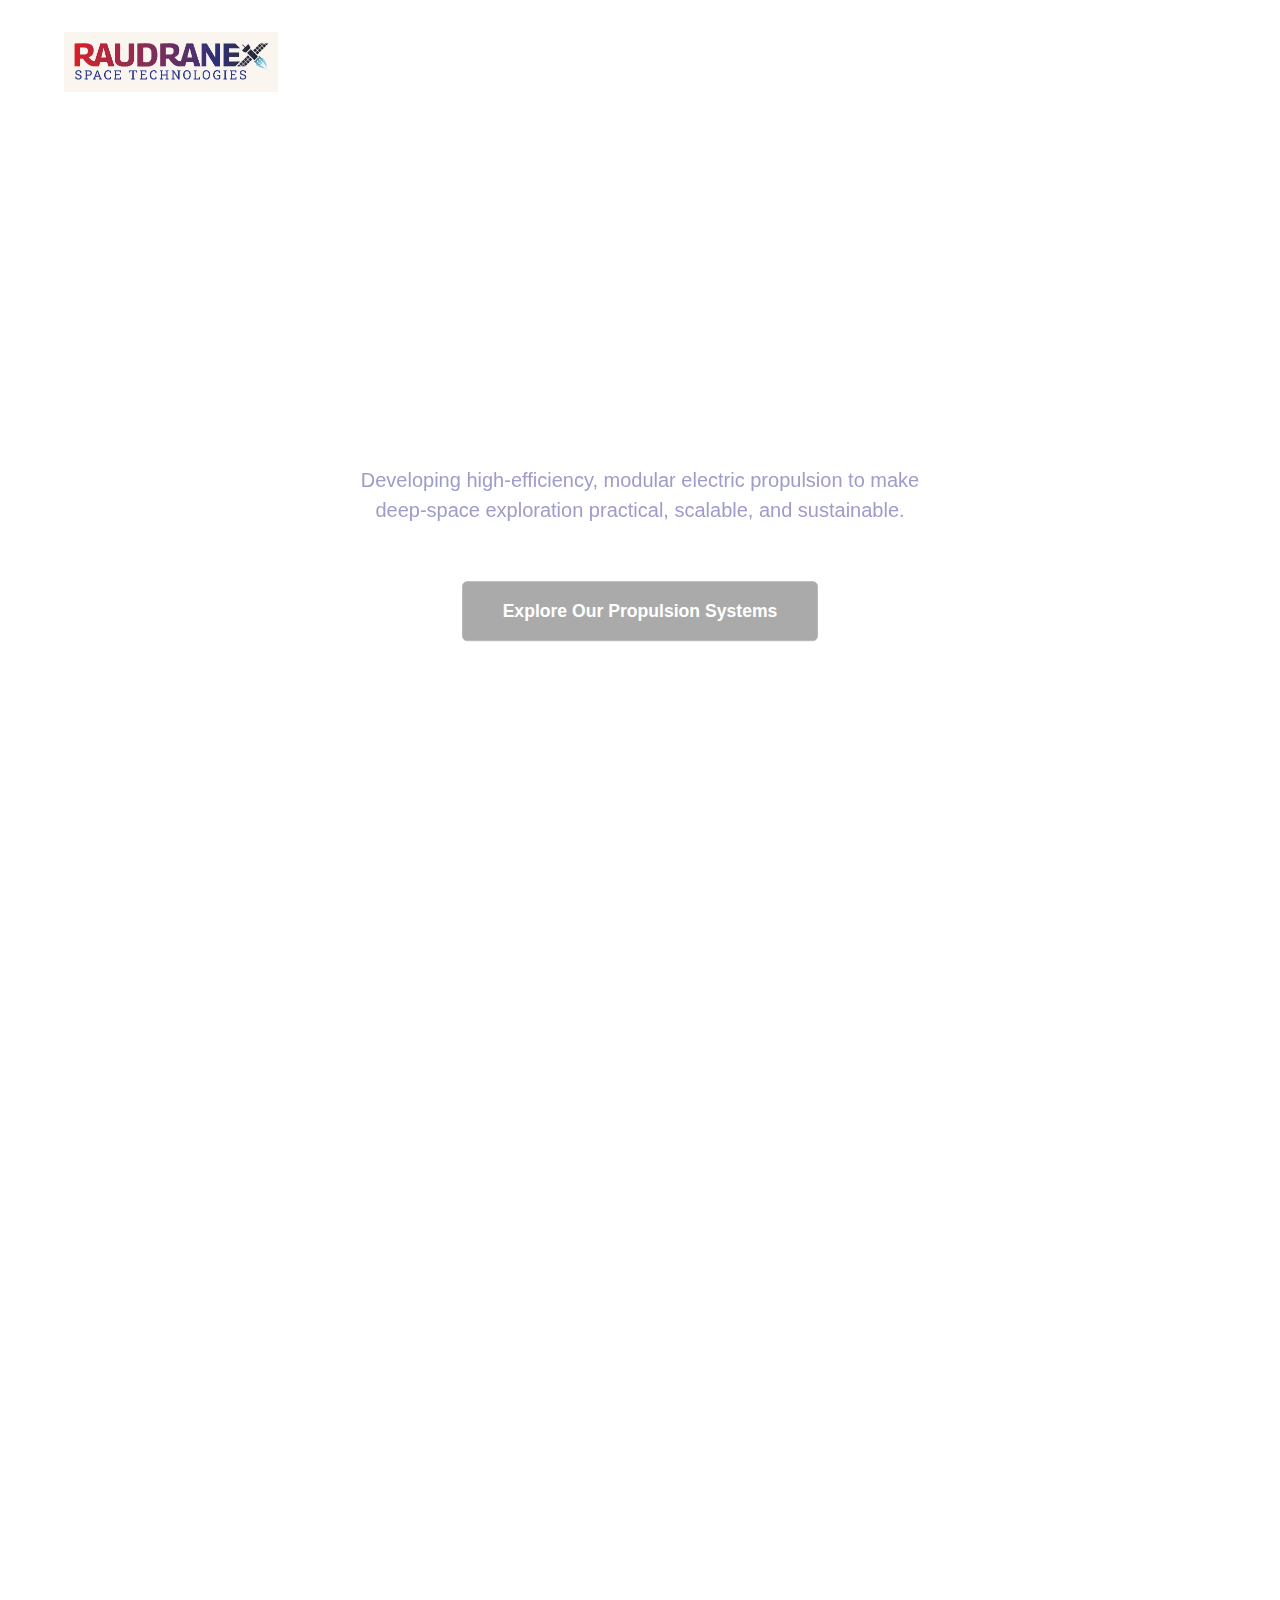
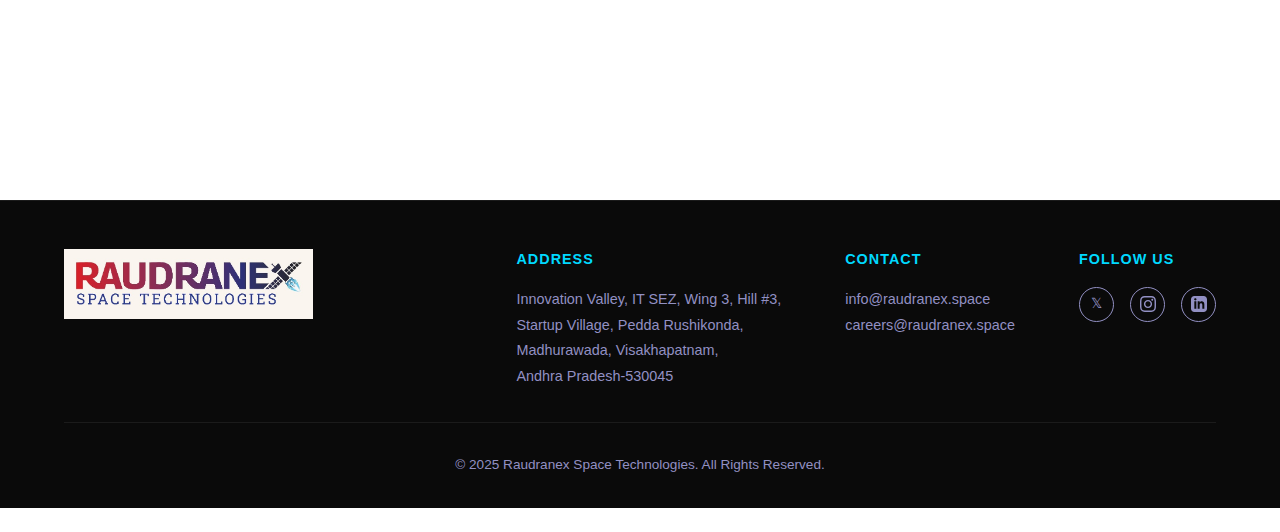
<file: index.html>
<!DOCTYPE html>
<html lang="en">
<head>
    <meta charset="UTF-8">
    <meta name="viewport" content="width=device-width, initial-scale=1.0">
    <title>Raudranex Aerospace | Redefining In-Space Propulsion</title>

    <!-- CSS Files -->
    <link rel="stylesheet" href="assets/css/reset.css">
    <link rel="stylesheet" href="assets/css/style.css">

    <!-- CesiumJS -->
    <link rel="stylesheet" href="https://cesium.com/downloads/cesiumjs/releases/1.105/Build/Cesium/Widgets/widgets.css">
    <script src="https://cesium.com/downloads/cesiumjs/releases/1.105/Build/Cesium/Cesium.js"></script>

    <!-- Animation Libraries -->
    <script src="assets/js/libraries/gsap.min.js" defer></script>
    <script src="assets/js/libraries/ScrollTrigger.min.js" defer></script>

    <!-- Cesium Scene -->
    <script src="assets/js/cesium-scene.js" defer></script>

    <!-- Main JavaScript File -->
    <script src="assets/js/main.js" defer></script>
    <script src="assets/js/transitions.js" defer></script>
</head>
<body>

    <!-- Background Container -->
    <div id="vanta-bg"></div>

    <!-- Wrapper for all visible content to ensure correct layering -->
    <div class="page-wrapper">

        <header class="main-header">
            <div class="logo">
                <a href="index.html">
                    <img src="assets/images/logo.jpg" alt="Raudranex Aerospace Logo">
                </a>
            </div>
            <nav class="main-nav">
                <ul>
                    <li><a href="index.html">Home</a></li>
                    <li><a href="product.html">Product</a></li>
                    <li><a href="about.html">About</a></li>
                    <li><a href="updates.html">Updates</a></li>
                    <li><a href="career.html">Career</a></li>
                    <li><a href="contact.html">Contact</a></li>
                </ul>
            </nav>
        </header>

        <main>
            <!-- Section 1: Hero - The Bold Opening Statement -->
            <section id="hero">
                <h2>RAUDRANEX SPACE TECHNOLOGIES</h2>
                <h1>Venturing Into Space</h1>
                <p>Developing high-efficiency, modular electric propulsion to make deep-space exploration practical, scalable, and sustainable.</p>
                <a href="product.html" class="cta-button">Explore Our Propulsion Systems</a>
            </section>

            <!-- Section 2: Partners - Building Trust & Credibility -->
            <section id="partners">
                <p>IN COLLABORATION WITH LEADING INSTITUTIONS</p>
                <div class="partner-logos-wrapper">
                    <div class="partner-logos">
                        <img src="collaborators_logos/logo1.png" alt="Government of Andhra Pradesh">
                        <img src="collaborators_logos/logo2.png" alt="Andhra Pradesh Innovation Society">
                        <img src="collaborators_logos/logo3.png" alt="Startup Andhra Pradesh">
                        <!-- Duplicate set for seamless loop -->
                        <img src="collaborators_logos/logo1.png" alt="Government of Andhra Pradesh">
                        <img src="collaborators_logos/logo2.png" alt="Andhra Pradesh Innovation Society">
                        <img src="collaborators_logos/logo3.png" alt="Startup Andhra Pradesh">
                    </div>
                </div>
            </section>

        </main>

        <footer class="main-footer">
            <div class="footer-content">
                <div class="footer-left">
                    <div class="footer-logo">
                        <img src="assets/images/logo.jpg" alt="Raudranex Space Technologies">
                    </div>
                </div>
                <div class="footer-right">
                    <div class="footer-section">
                        <h3>ADDRESS</h3>
                        <p>
                            Innovation Valley, IT SEZ, Wing 3, Hill #3,<br>
                            Startup Village, Pedda Rushikonda,<br>
                            Madhurawada, Visakhapatnam,<br>
                            Andhra Pradesh-530045
                        </p>
                    </div>
                    <div class="footer-section">
                        <h3>CONTACT</h3>
                        <a href="mailto:info@raudranex.space">info@raudranex.space</a>
                        <a href="mailto:careers@raudranex.space">careers@raudranex.space</a>
                    </div>
                    <div class="footer-section">
                        <h3>FOLLOW US</h3>
                        <div class="social-links">
                            <a href="https://x.com/raudranexspace?s=20" target="_blank" rel="noopener" aria-label="X (Twitter)">𝕏</a>
                            <a href="https://www.instagram.com/raudranex.space/" target="_blank" rel="noopener" aria-label="Instagram">
                                <svg width="16" height="16" viewBox="0 0 24 24" fill="currentColor">
                                    <path d="M12 2.163c3.204 0 3.584.012 4.85.07 3.252.148 4.771 1.691 4.919 4.919.058 1.265.069 1.645.069 4.849 0 3.205-.012 3.584-.069 4.849-.149 3.225-1.664 4.771-4.919 4.919-1.266.058-1.644.07-4.85.07-3.204 0-3.584-.012-4.849-.07-3.26-.149-4.771-1.699-4.919-4.92-.058-1.265-.07-1.644-.07-4.849 0-3.204.013-3.583.07-4.849.149-3.227 1.664-4.771 4.919-4.919 1.266-.057 1.645-.069 4.849-.069zm0-2.163c-3.259 0-3.667.014-4.947.072-4.358.2-6.78 2.618-6.98 6.98-.059 1.281-.073 1.689-.073 4.948 0 3.259.014 3.668.072 4.948.2 4.358 2.618 6.78 6.98 6.98 1.281.058 1.689.072 4.948.072 3.259 0 3.668-.014 4.948-.072 4.354-.2 6.782-2.618 6.979-6.98.059-1.28.073-1.689.073-4.948 0-3.259-.014-3.667-.072-4.947-.196-4.354-2.617-6.78-6.979-6.98-1.281-.059-1.69-.073-4.949-.073zm0 5.838c-3.403 0-6.162 2.759-6.162 6.162s2.759 6.163 6.162 6.163 6.162-2.759 6.162-6.163c0-3.403-2.759-6.162-6.162-6.162zm0 10.162c-2.209 0-4-1.79-4-4 0-2.209 1.791-4 4-4s4 1.791 4 4c0 2.21-1.791 4-4 4zm6.406-11.845c-.796 0-1.441.645-1.441 1.44s.645 1.44 1.441 1.44c.795 0 1.439-.645 1.439-1.44s-.644-1.44-1.439-1.44z"/>
                                </svg>
                            </a>
                            <a href="https://www.linkedin.com/company/raudranex-space/" target="_blank" rel="noopener" aria-label="LinkedIn">
                                <svg width="16" height="16" viewBox="0 0 24 24" fill="currentColor">
                                    <path d="M19 0h-14c-2.761 0-5 2.239-5 5v14c0 2.761 2.239 5 5 5h14c2.762 0 5-2.239 5-5v-14c0-2.761-2.238-5-5-5zm-11 19h-3v-11h3v11zm-1.5-12.268c-.966 0-1.75-.79-1.75-1.764s.784-1.764 1.75-1.764 1.75.79 1.75 1.764-.783 1.764-1.75 1.764zm13.5 12.268h-3v-5.604c0-3.368-4-3.113-4 0v5.604h-3v-11h3v1.765c1.396-2.586 7-2.777 7 2.476v6.759z"/>
                                </svg>
                            </a>
                        </div>
                    </div>
                </div>
            </div>
            <div class="footer-bottom">
                <p>&copy; 2025 Raudranex Space Technologies. All Rights Reserved.</p>
            </div>
        </footer>

    </div> <!-- End of .page-wrapper -->

</body>
</html>```
</file>
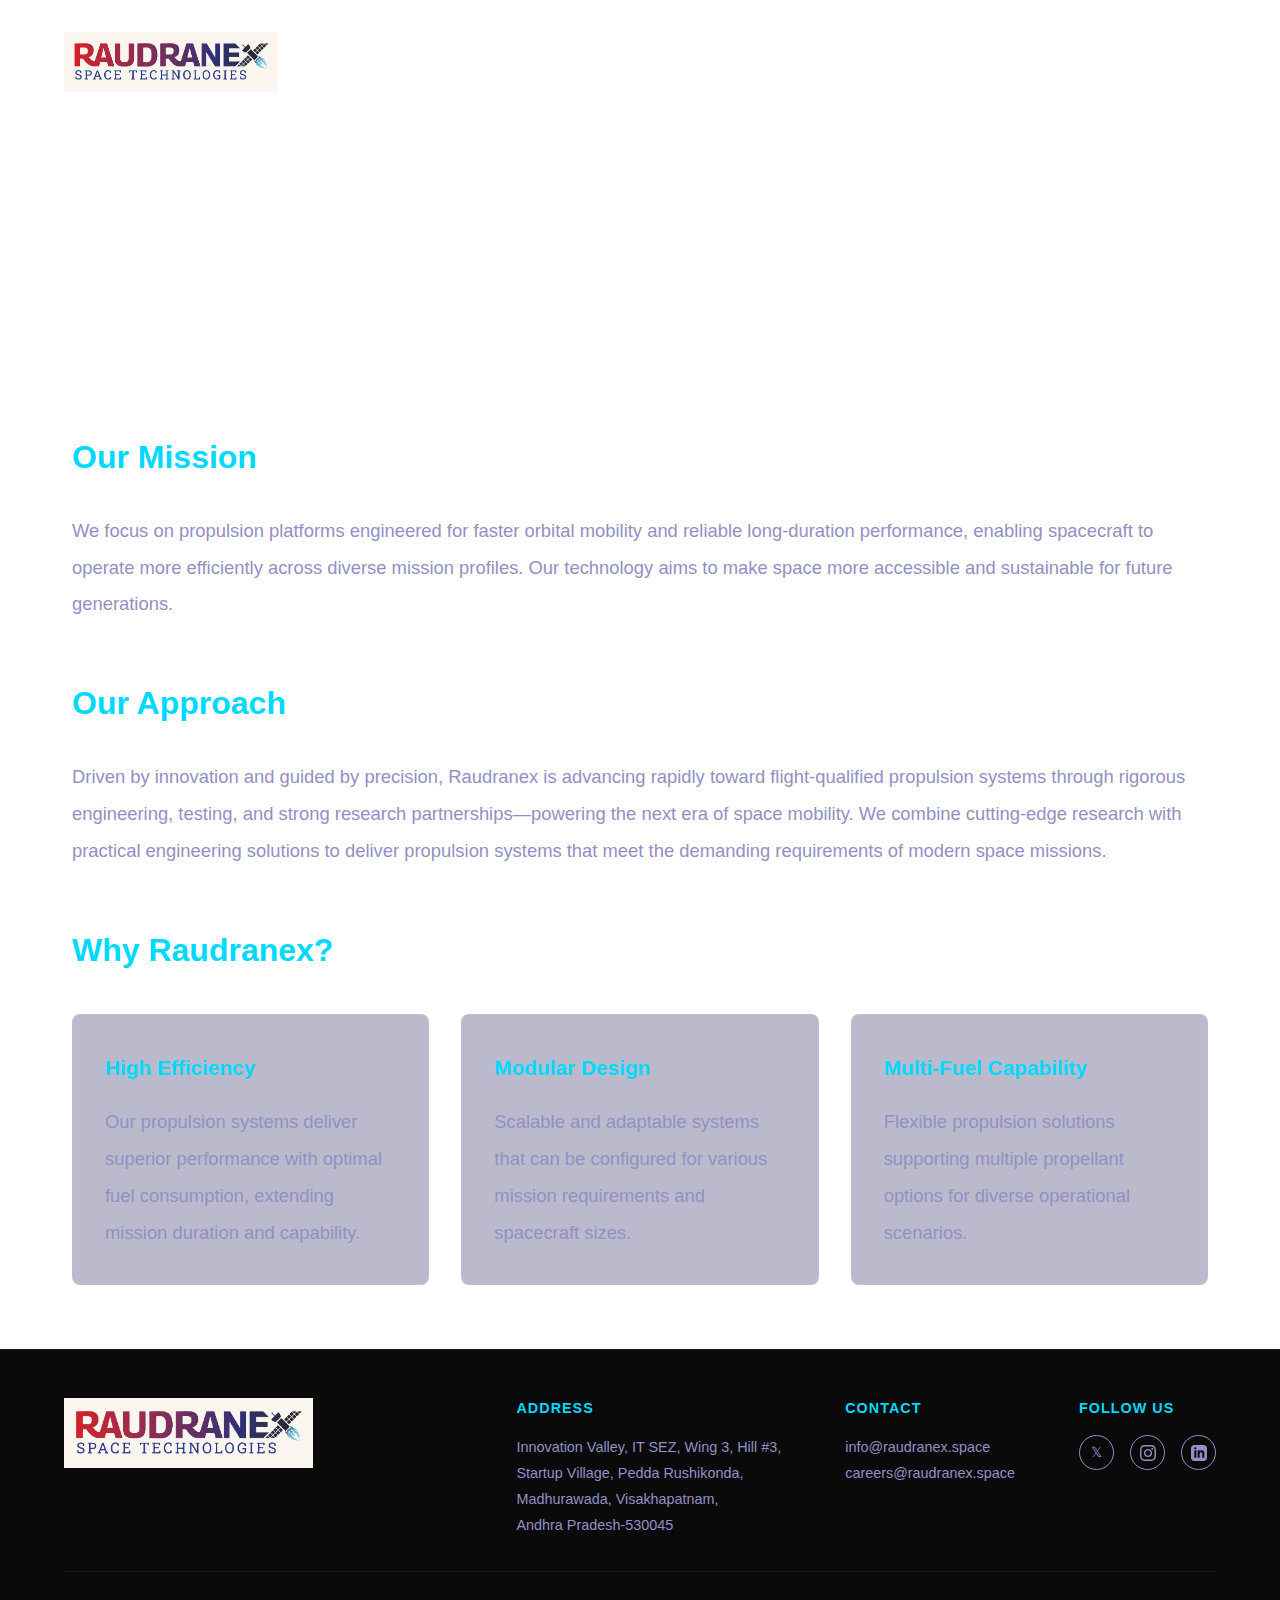
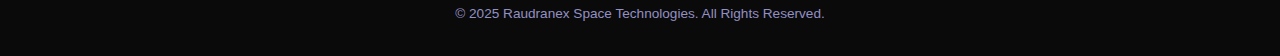
<file: about.html>
<!DOCTYPE html>
<html lang="en">
<head>
    <meta charset="UTF-8">
    <meta name="viewport" content="width=device-width, initial-scale=1.0">
    <title>About Us | Raudranex Aerospace</title>
    <link rel="stylesheet" href="assets/css/reset.css">
    <link rel="stylesheet" href="assets/css/style.css">

    <!-- CesiumJS -->
    <link rel="stylesheet" href="https://cesium.com/downloads/cesiumjs/releases/1.105/Build/Cesium/Widgets/widgets.css">
    <script src="https://cesium.com/downloads/cesiumjs/releases/1.105/Build/Cesium/Cesium.js"></script>

    <!-- Animation Libraries -->
    <script src="assets/js/libraries/gsap.min.js" defer></script>
    <script src="assets/js/libraries/ScrollTrigger.min.js" defer></script>

    <!-- Cesium Scene -->
    <script src="assets/js/cesium-scene.js" defer></script>

    <!-- Main JavaScript File -->
    <script src="assets/js/main.js" defer></script>
    <script src="assets/js/transitions.js" defer></script>
</head>
<body>

    <!-- Background Container -->
    <div id="vanta-bg"></div>

    <!-- Wrapper for all visible content to ensure correct layering -->
    <div class="page-wrapper">

        <header class="main-header">
            <div class="logo">
                <a href="index.html"><img src="assets/images/logo.jpg" alt="Raudranex Aerospace Logo"></a>
            </div>
            <nav class="main-nav">
                <ul>
                    <li><a href="index.html">Home</a></li>
                    <li><a href="product.html">Product</a></li>
                    <li><a href="about.html">About</a></li>
                    <li><a href="updates.html">Updates</a></li>
                    <li><a href="career.html">Career</a></li>
                    <li><a href="contact.html">Contact</a></li>
                </ul>
            </nav>
        </header>

        <main style="padding-top: 120px; padding-bottom: 4rem; min-height: 100vh;">
            <section id="about-content" style="max-width: 1200px; margin: 0 auto; padding: 0 2rem;">
                <h1 style="font-size: 3.5rem; margin-bottom: 3rem; text-align: center; font-weight: 600;">About Raudranex Space Technologies</h1>

                <div style="font-size: 1.15rem; color: var(--color-text-secondary); line-height: 2; text-align: left;">
                    <p style="margin-bottom: 2.5rem; font-size: 1.3rem; color: var(--color-text-primary);">
                        Raudranex Space Technologies develops next-generation, high-efficiency, multi-fuel electric propulsion systems that bridge the gap between chemical and traditional EP. Incubated at APIS, Visakhapatnam, we build modular, scalable thrusters for constellation deployment, in-orbit logistics, and deep-space missions.
                    </p>

                    <h2 style="font-size: 2rem; color: var(--color-accent-blue); margin-top: 3rem; margin-bottom: 1.5rem;">Our Mission</h2>
                    <p style="margin-bottom: 2.5rem;">
                        We focus on propulsion platforms engineered for faster orbital mobility and reliable long-duration performance, enabling spacecraft to operate more efficiently across diverse mission profiles. Our technology aims to make space more accessible and sustainable for future generations.
                    </p>

                    <h2 style="font-size: 2rem; color: var(--color-accent-blue); margin-top: 3rem; margin-bottom: 1.5rem;">Our Approach</h2>
                    <p style="margin-bottom: 2.5rem;">
                        Driven by innovation and guided by precision, Raudranex is advancing rapidly toward flight-qualified propulsion systems through rigorous engineering, testing, and strong research partnerships—powering the next era of space mobility. We combine cutting-edge research with practical engineering solutions to deliver propulsion systems that meet the demanding requirements of modern space missions.
                    </p>

                    <h2 style="font-size: 2rem; color: var(--color-accent-blue); margin-top: 3rem; margin-bottom: 1.5rem;">Why Raudranex?</h2>
                    <div style="display: grid; grid-template-columns: repeat(auto-fit, minmax(300px, 1fr)); gap: 2rem; margin-top: 2rem;">
                        <div style="padding: 2rem; background: rgba(27, 26, 85, 0.3); border-radius: 8px; border: 1px solid var(--color-grid);">
                            <h3 style="color: var(--color-accent-blue); margin-bottom: 1rem; font-size: 1.3rem;">High Efficiency</h3>
                            <p>Our propulsion systems deliver superior performance with optimal fuel consumption, extending mission duration and capability.</p>
                        </div>
                        <div style="padding: 2rem; background: rgba(27, 26, 85, 0.3); border-radius: 8px; border: 1px solid var(--color-grid);">
                            <h3 style="color: var(--color-accent-blue); margin-bottom: 1rem; font-size: 1.3rem;">Modular Design</h3>
                            <p>Scalable and adaptable systems that can be configured for various mission requirements and spacecraft sizes.</p>
                        </div>
                        <div style="padding: 2rem; background: rgba(27, 26, 85, 0.3); border-radius: 8px; border: 1px solid var(--color-grid);">
                            <h3 style="color: var(--color-accent-blue); margin-bottom: 1rem; font-size: 1.3rem;">Multi-Fuel Capability</h3>
                            <p>Flexible propulsion solutions supporting multiple propellant options for diverse operational scenarios.</p>
                        </div>
                    </div>
                </div>
            </section>
        </main>

        <footer class="main-footer">
            <div class="footer-content">
                <div class="footer-left">
                    <div class="footer-logo">
                        <img src="assets/images/logo.jpg" alt="Raudranex Space Technologies">
                    </div>
                </div>
                <div class="footer-right">
                    <div class="footer-section">
                        <h3>ADDRESS</h3>
                        <p>
                            Innovation Valley, IT SEZ, Wing 3, Hill #3,<br>
                            Startup Village, Pedda Rushikonda,<br>
                            Madhurawada, Visakhapatnam,<br>
                            Andhra Pradesh-530045
                        </p>
                    </div>
                    <div class="footer-section">
                        <h3>CONTACT</h3>
                        <a href="mailto:info@raudranex.space">info@raudranex.space</a>
                        <a href="mailto:careers@raudranex.space">careers@raudranex.space</a>
                    </div>
                    <div class="footer-section">
                        <h3>FOLLOW US</h3>
                        <div class="social-links">
                            <a href="https://x.com/raudranexspace?s=20" target="_blank" rel="noopener" aria-label="X (Twitter)">𝕏</a>
                            <a href="https://www.instagram.com/raudranex.space/" target="_blank" rel="noopener" aria-label="Instagram">
                                <svg width="16" height="16" viewBox="0 0 24 24" fill="currentColor">
                                    <path d="M12 2.163c3.204 0 3.584.012 4.85.07 3.252.148 4.771 1.691 4.919 4.919.058 1.265.069 1.645.069 4.849 0 3.205-.012 3.584-.069 4.849-.149 3.225-1.664 4.771-4.919 4.919-1.266.058-1.644.07-4.85.07-3.204 0-3.584-.012-4.849-.07-3.26-.149-4.771-1.699-4.919-4.92-.058-1.265-.07-1.644-.07-4.849 0-3.204.013-3.583.07-4.849.149-3.227 1.664-4.771 4.919-4.919 1.266-.057 1.645-.069 4.849-.069zm0-2.163c-3.259 0-3.667.014-4.947.072-4.358.2-6.78 2.618-6.98 6.98-.059 1.281-.073 1.689-.073 4.948 0 3.259.014 3.668.072 4.948.2 4.358 2.618 6.78 6.98 6.98 1.281.058 1.689.072 4.948.072 3.259 0 3.668-.014 4.948-.072 4.354-.2 6.782-2.618 6.979-6.98.059-1.28.073-1.689.073-4.948 0-3.259-.014-3.667-.072-4.947-.196-4.354-2.617-6.78-6.979-6.98-1.281-.059-1.69-.073-4.949-.073zm0 5.838c-3.403 0-6.162 2.759-6.162 6.162s2.759 6.163 6.162 6.163 6.162-2.759 6.162-6.163c0-3.403-2.759-6.162-6.162-6.162zm0 10.162c-2.209 0-4-1.79-4-4 0-2.209 1.791-4 4-4s4 1.791 4 4c0 2.21-1.791 4-4 4zm6.406-11.845c-.796 0-1.441.645-1.441 1.44s.645 1.44 1.441 1.44c.795 0 1.439-.645 1.439-1.44s-.644-1.44-1.439-1.44z"/>
                                </svg>
                            </a>
                            <a href="https://www.linkedin.com/company/raudranex-space/" target="_blank" rel="noopener" aria-label="LinkedIn">
                                <svg width="16" height="16" viewBox="0 0 24 24" fill="currentColor">
                                    <path d="M19 0h-14c-2.761 0-5 2.239-5 5v14c0 2.761 2.239 5 5 5h14c2.762 0 5-2.239 5-5v-14c0-2.761-2.238-5-5-5zm-11 19h-3v-11h3v11zm-1.5-12.268c-.966 0-1.75-.79-1.75-1.764s.784-1.764 1.75-1.764 1.75.79 1.75 1.764-.783 1.764-1.75 1.764zm13.5 12.268h-3v-5.604c0-3.368-4-3.113-4 0v5.604h-3v-11h3v1.765c1.396-2.586 7-2.777 7 2.476v6.759z"/>
                                </svg>
                            </a>
                        </div>
                    </div>
                </div>
            </div>
            <div class="footer-bottom">
                <p>&copy; 2025 Raudranex Space Technologies. All Rights Reserved.</p>
            </div>
        </footer>

    </div>
</body>
</html>
</file>
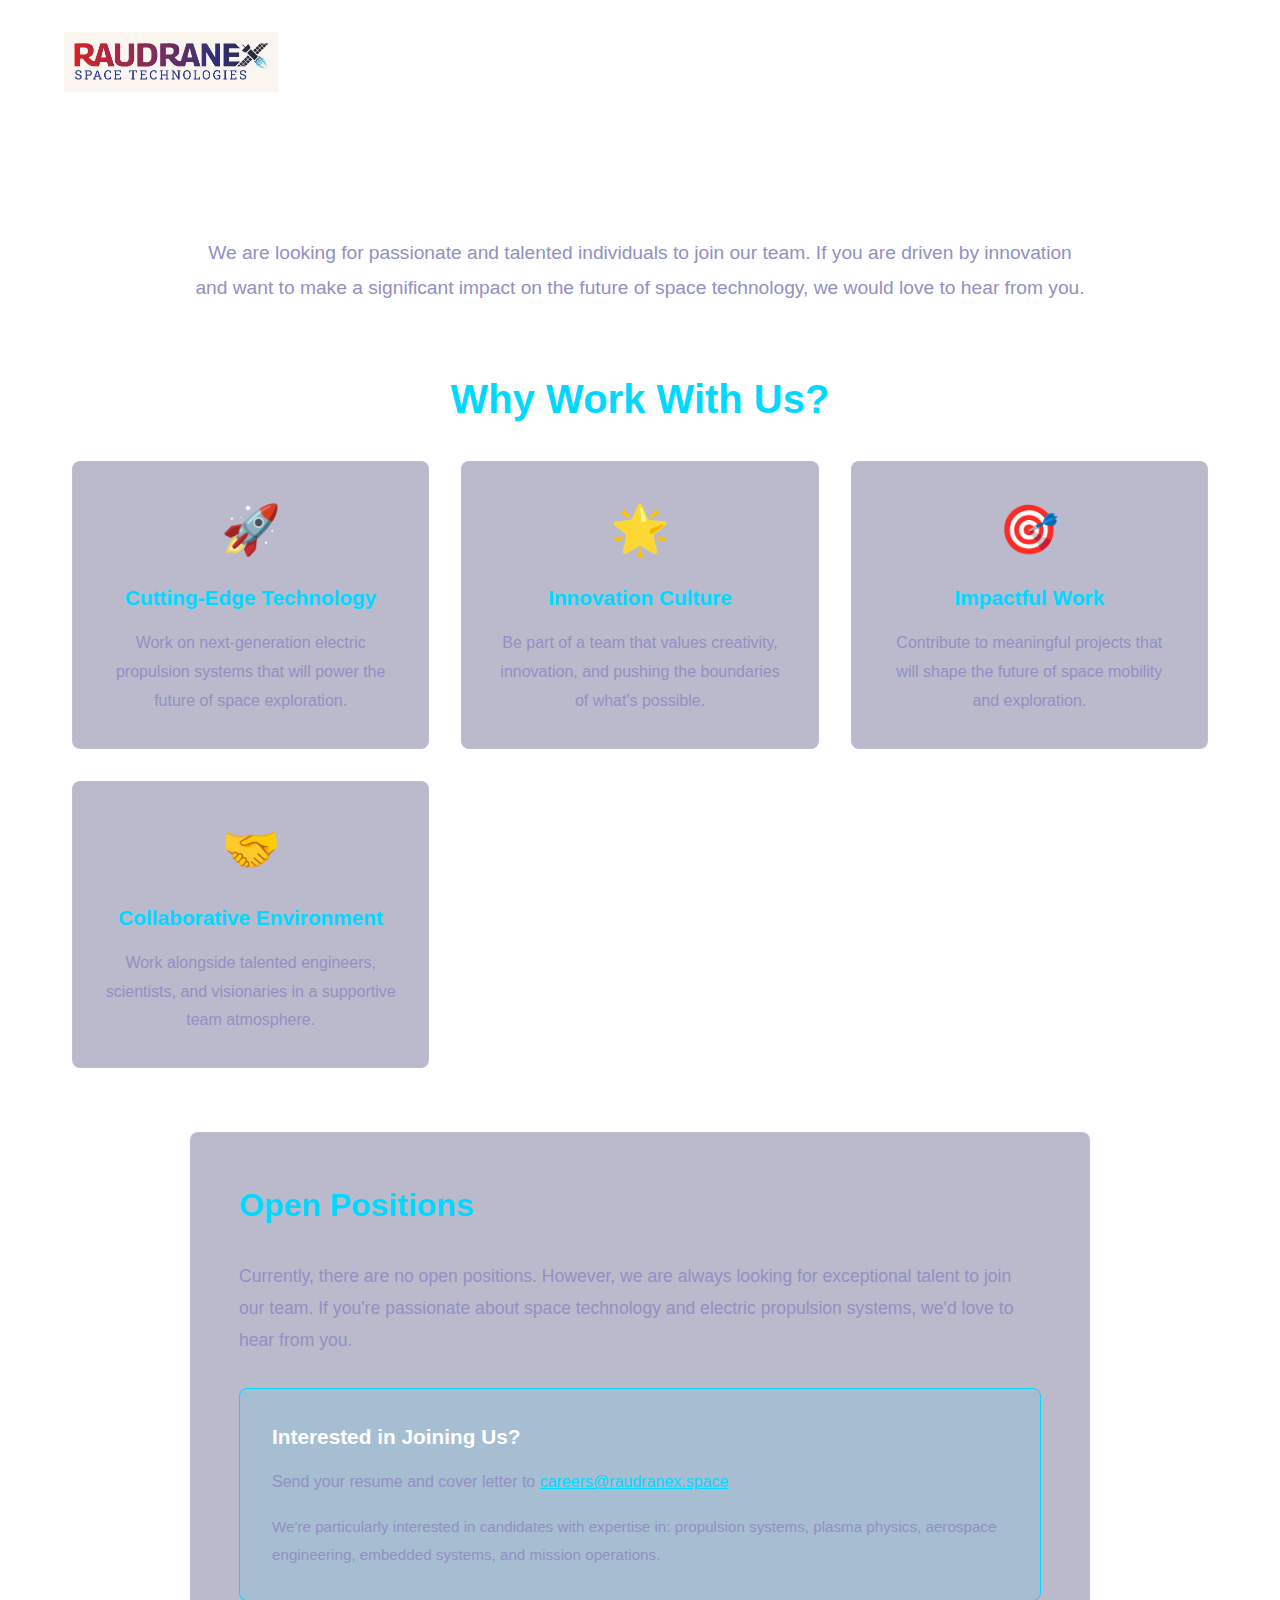
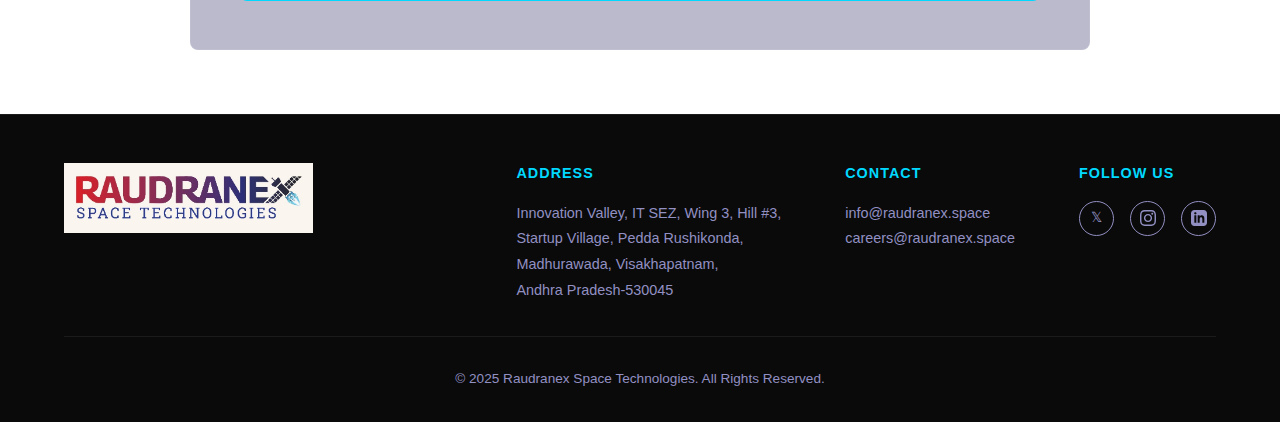
<file: career.html>
<!DOCTYPE html>
<html lang="en">
<head>
    <meta charset="UTF-8">
    <meta name="viewport" content="width=device-width, initial-scale=1.0">
    <title>Careers | Raudranex Aerospace</title>
    <link rel="stylesheet" href="assets/css/reset.css">
    <link rel="stylesheet" href="assets/css/style.css">

    <!-- CesiumJS -->
    <link rel="stylesheet" href="https://cesium.com/downloads/cesiumjs/releases/1.105/Build/Cesium/Widgets/widgets.css">
    <script src="https://cesium.com/downloads/cesiumjs/releases/1.105/Build/Cesium/Cesium.js"></script>

    <!-- Animation Libraries -->
    <script src="assets/js/libraries/gsap.min.js" defer></script>
    <script src="assets/js/libraries/ScrollTrigger.min.js" defer></script>

    <!-- Cesium Scene -->
    <script src="assets/js/cesium-scene.js" defer></script>

    <!-- Main JavaScript File -->
    <script src="assets/js/main.js" defer></script>
    <script src="assets/js/transitions.js" defer></script>
</head>
<body>

    <!-- Background Container -->
    <div id="vanta-bg"></div>

    <!-- Wrapper for all visible content to ensure correct layering -->
    <div class="page-wrapper">

        <header class="main-header">
            <div class="logo">
                <a href="index.html"><img src="assets/images/logo.jpg" alt="Raudranex Aerospace Logo"></a>
            </div>
            <nav class="main-nav">
                <ul>
                    <li><a href="index.html">Home</a></li>
                    <li><a href="product.html">Product</a></li>
                    <li><a href="about.html">About</a></li>
                    <li><a href="updates.html">Updates</a></li>
                    <li><a href="career.html">Career</a></li>
                    <li><a href="contact.html">Contact</a></li>
                </ul>
            </nav>
        </header>

        <main style="padding-top: 120px; padding-bottom: 4rem; min-height: 100vh;">
            <section id="career-content" style="max-width: 1200px; margin: 0 auto; padding: 0 2rem;">
                <h1 style="font-size: 3.5rem; margin-bottom: 2rem; text-align: center; font-weight: 600;">Join Our Mission</h1>
                <p style="font-size: 1.2rem; color: var(--color-text-secondary); max-width: 900px; margin: 0 auto 4rem; text-align: center; line-height: 1.8;">
                    We are looking for passionate and talented individuals to join our team. If you are driven by innovation and want to make a significant impact on the future of space technology, we would love to hear from you.
                </p>

                <!-- Why Work With Us Section -->
                <div style="margin-bottom: 4rem;">
                    <h2 style="font-size: 2.5rem; color: var(--color-accent-blue); margin-bottom: 2rem; text-align: center;">Why Work With Us?</h2>
                    <div style="display: grid; grid-template-columns: repeat(auto-fit, minmax(280px, 1fr)); gap: 2rem;">
                        <div style="padding: 2rem; background: rgba(27, 26, 85, 0.3); border-radius: 8px; border: 1px solid var(--color-grid); text-align: center;">
                            <div style="font-size: 3rem; margin-bottom: 1rem;">🚀</div>
                            <h3 style="color: var(--color-accent-blue); margin-bottom: 1rem; font-size: 1.3rem;">Cutting-Edge Technology</h3>
                            <p style="color: var(--color-text-secondary); line-height: 1.8;">Work on next-generation electric propulsion systems that will power the future of space exploration.</p>
                        </div>
                        <div style="padding: 2rem; background: rgba(27, 26, 85, 0.3); border-radius: 8px; border: 1px solid var(--color-grid); text-align: center;">
                            <div style="font-size: 3rem; margin-bottom: 1rem;">🌟</div>
                            <h3 style="color: var(--color-accent-blue); margin-bottom: 1rem; font-size: 1.3rem;">Innovation Culture</h3>
                            <p style="color: var(--color-text-secondary); line-height: 1.8;">Be part of a team that values creativity, innovation, and pushing the boundaries of what's possible.</p>
                        </div>
                        <div style="padding: 2rem; background: rgba(27, 26, 85, 0.3); border-radius: 8px; border: 1px solid var(--color-grid); text-align: center;">
                            <div style="font-size: 3rem; margin-bottom: 1rem;">🎯</div>
                            <h3 style="color: var(--color-accent-blue); margin-bottom: 1rem; font-size: 1.3rem;">Impactful Work</h3>
                            <p style="color: var(--color-text-secondary); line-height: 1.8;">Contribute to meaningful projects that will shape the future of space mobility and exploration.</p>
                        </div>
                        <div style="padding: 2rem; background: rgba(27, 26, 85, 0.3); border-radius: 8px; border: 1px solid var(--color-grid); text-align: center;">
                            <div style="font-size: 3rem; margin-bottom: 1rem;">🤝</div>
                            <h3 style="color: var(--color-accent-blue); margin-bottom: 1rem; font-size: 1.3rem;">Collaborative Environment</h3>
                            <p style="color: var(--color-text-secondary); line-height: 1.8;">Work alongside talented engineers, scientists, and visionaries in a supportive team atmosphere.</p>
                        </div>
                    </div>
                </div>

                <!-- Open Positions Section -->
                <div style="max-width: 900px; margin: 0 auto; background: rgba(27, 26, 85, 0.3); padding: 3rem; border-radius: 8px; border: 1px solid var(--color-grid);">
                    <h2 style="font-size: 2rem; color: var(--color-accent-blue); margin-bottom: 2rem;">Open Positions</h2>
                    <p style="font-size: 1.1rem; color: var(--color-text-secondary); line-height: 1.8; margin-bottom: 2rem;">
                        Currently, there are no open positions. However, we are always looking for exceptional talent to join our team. If you're passionate about space technology and electric propulsion systems, we'd love to hear from you.
                    </p>
                    <div style="margin-top: 2rem; padding: 2rem; background: rgba(0, 217, 255, 0.1); border-radius: 8px; border: 1px solid var(--color-accent-blue);">
                        <h3 style="color: var(--color-text-primary); margin-bottom: 1rem; font-size: 1.3rem;">Interested in Joining Us?</h3>
                        <p style="color: var(--color-text-secondary); line-height: 1.8; margin-bottom: 1rem;">
                            Send your resume and cover letter to <a href="mailto:careers@raudranex.space" style="color: var(--color-accent-blue); text-decoration: underline;">careers@raudranex.space</a>
                        </p>
                        <p style="color: var(--color-text-secondary); line-height: 1.8; font-size: 0.95rem;">
                            We're particularly interested in candidates with expertise in: propulsion systems, plasma physics, aerospace engineering, embedded systems, and mission operations.
                        </p>
                    </div>
                </div>
            </section>
        </main>

        <footer class="main-footer">
            <div class="footer-content">
                <div class="footer-left">
                    <div class="footer-logo">
                        <img src="assets/images/logo.jpg" alt="Raudranex Space Technologies">
                    </div>
                </div>
                <div class="footer-right">
                    <div class="footer-section">
                        <h3>ADDRESS</h3>
                        <p>
                            Innovation Valley, IT SEZ, Wing 3, Hill #3,<br>
                            Startup Village, Pedda Rushikonda,<br>
                            Madhurawada, Visakhapatnam,<br>
                            Andhra Pradesh-530045
                        </p>
                    </div>
                    <div class="footer-section">
                        <h3>CONTACT</h3>
                        <a href="mailto:info@raudranex.space">info@raudranex.space</a>
                        <a href="mailto:careers@raudranex.space">careers@raudranex.space</a>
                    </div>
                    <div class="footer-section">
                        <h3>FOLLOW US</h3>
                        <div class="social-links">
                            <a href="https://x.com/raudranexspace?s=20" target="_blank" rel="noopener" aria-label="X (Twitter)">𝕏</a>
                            <a href="https://www.instagram.com/raudranex.space/" target="_blank" rel="noopener" aria-label="Instagram">
                                <svg width="16" height="16" viewBox="0 0 24 24" fill="currentColor">
                                    <path d="M12 2.163c3.204 0 3.584.012 4.85.07 3.252.148 4.771 1.691 4.919 4.919.058 1.265.069 1.645.069 4.849 0 3.205-.012 3.584-.069 4.849-.149 3.225-1.664 4.771-4.919 4.919-1.266.058-1.644.07-4.85.07-3.204 0-3.584-.012-4.849-.07-3.26-.149-4.771-1.699-4.919-4.92-.058-1.265-.07-1.644-.07-4.849 0-3.204.013-3.583.07-4.849.149-3.227 1.664-4.771 4.919-4.919 1.266-.057 1.645-.069 4.849-.069zm0-2.163c-3.259 0-3.667.014-4.947.072-4.358.2-6.78 2.618-6.98 6.98-.059 1.281-.073 1.689-.073 4.948 0 3.259.014 3.668.072 4.948.2 4.358 2.618 6.78 6.98 6.98 1.281.058 1.689.072 4.948.072 3.259 0 3.668-.014 4.948-.072 4.354-.2 6.782-2.618 6.979-6.98.059-1.28.073-1.689.073-4.948 0-3.259-.014-3.667-.072-4.947-.196-4.354-2.617-6.78-6.979-6.98-1.281-.059-1.69-.073-4.949-.073zm0 5.838c-3.403 0-6.162 2.759-6.162 6.162s2.759 6.163 6.162 6.163 6.162-2.759 6.162-6.163c0-3.403-2.759-6.162-6.162-6.162zm0 10.162c-2.209 0-4-1.79-4-4 0-2.209 1.791-4 4-4s4 1.791 4 4c0 2.21-1.791 4-4 4zm6.406-11.845c-.796 0-1.441.645-1.441 1.44s.645 1.44 1.441 1.44c.795 0 1.439-.645 1.439-1.44s-.644-1.44-1.439-1.44z"/>
                                </svg>
                            </a>
                            <a href="https://www.linkedin.com/company/raudranex-space/" target="_blank" rel="noopener" aria-label="LinkedIn">
                                <svg width="16" height="16" viewBox="0 0 24 24" fill="currentColor">
                                    <path d="M19 0h-14c-2.761 0-5 2.239-5 5v14c0 2.761 2.239 5 5 5h14c2.762 0 5-2.239 5-5v-14c0-2.761-2.238-5-5-5zm-11 19h-3v-11h3v11zm-1.5-12.268c-.966 0-1.75-.79-1.75-1.764s.784-1.764 1.75-1.764 1.75.79 1.75 1.764-.783 1.764-1.75 1.764zm13.5 12.268h-3v-5.604c0-3.368-4-3.113-4 0v5.604h-3v-11h3v1.765c1.396-2.586 7-2.777 7 2.476v6.759z"/>
                                </svg>
                            </a>
                        </div>
                    </div>
                </div>
            </div>
            <div class="footer-bottom">
                <p>&copy; 2025 Raudranex Space Technologies. All Rights Reserved.</p>
            </div>
        </footer>

    </div>
</body>
</html>
</file>
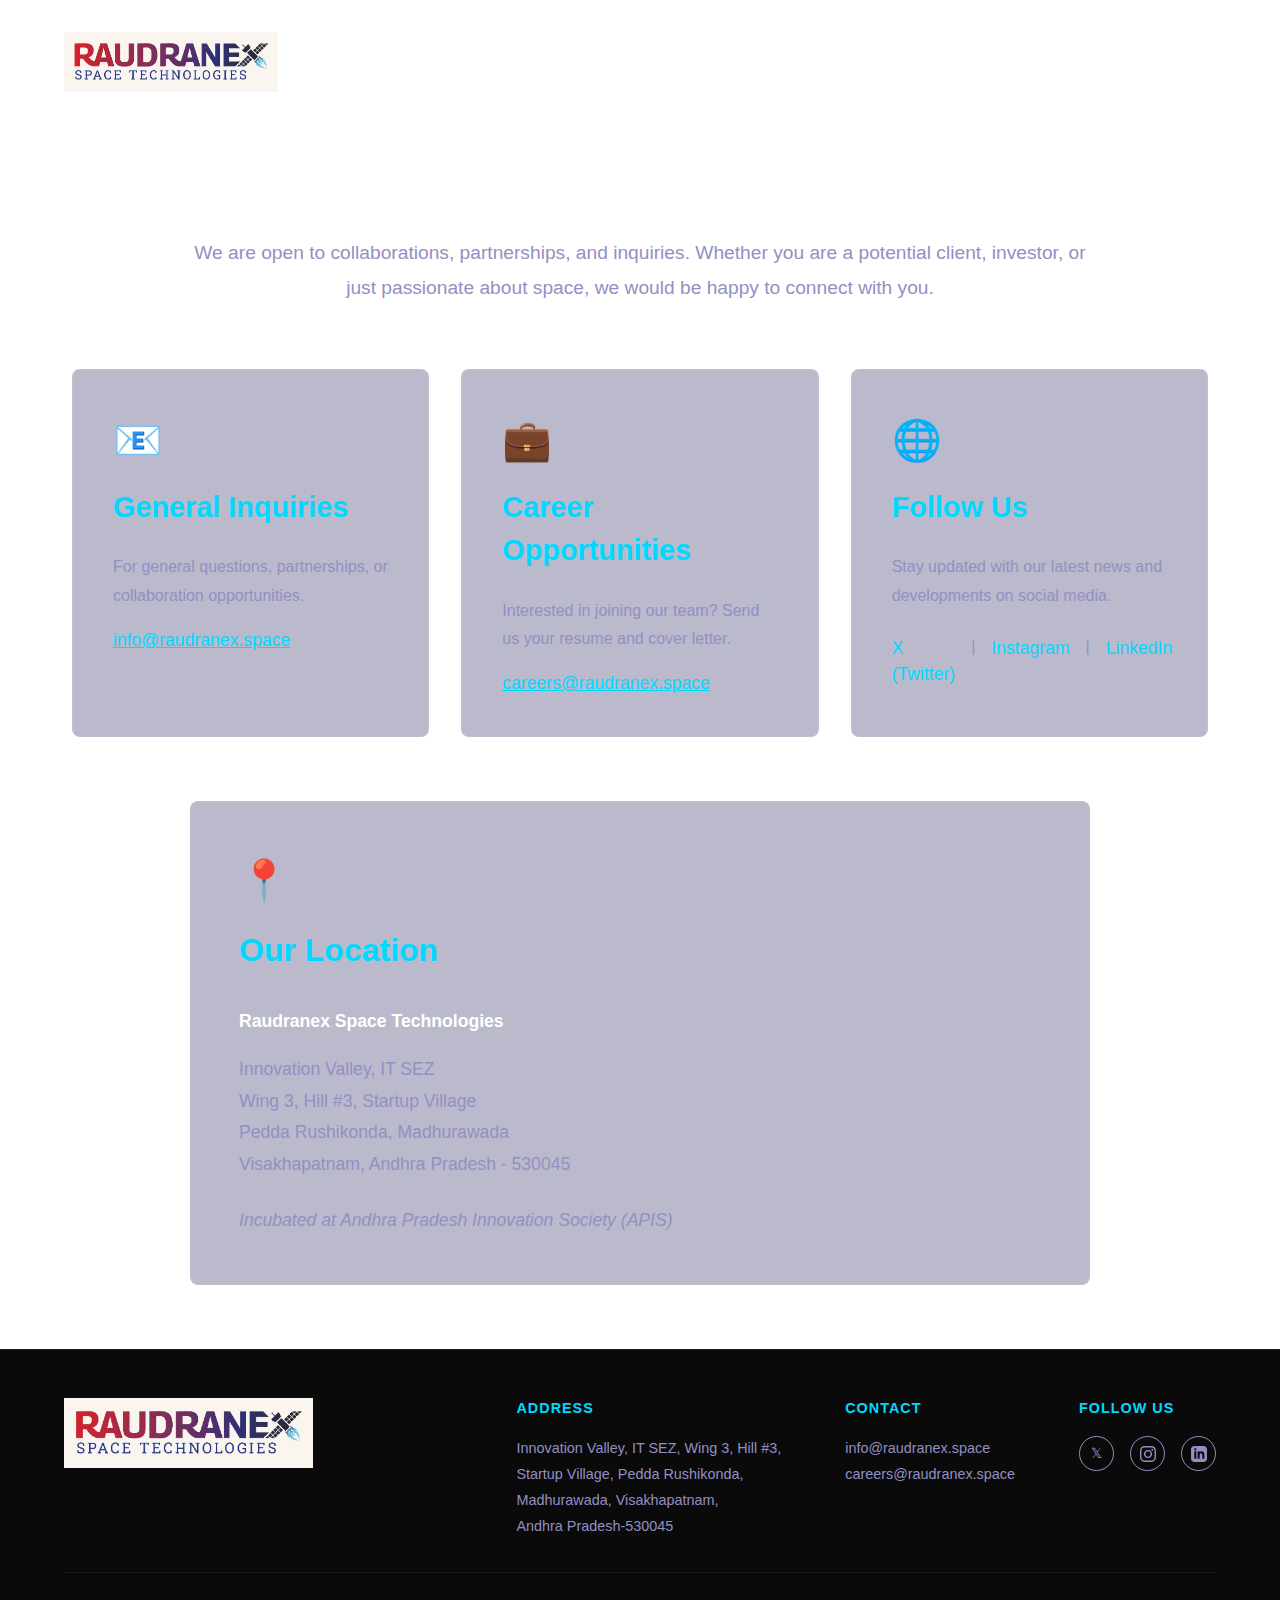
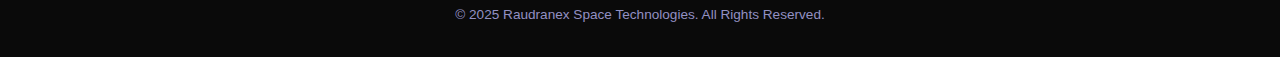
<file: contact.html>
<!DOCTYPE html>
<html lang="en">
<head>
    <meta charset="UTF-8">
    <meta name="viewport" content="width=device-width, initial-scale=1.0">
    <title>Contact Us | Raudranex Aerospace</title>
    <link rel="stylesheet" href="assets/css/reset.css">
    <link rel="stylesheet" href="assets/css/style.css">

    <!-- CesiumJS -->
    <link rel="stylesheet" href="https://cesium.com/downloads/cesiumjs/releases/1.105/Build/Cesium/Widgets/widgets.css">
    <script src="https://cesium.com/downloads/cesiumjs/releases/1.105/Build/Cesium/Cesium.js"></script>

    <!-- Animation Libraries -->
    <script src="assets/js/libraries/gsap.min.js" defer></script>
    <script src="assets/js/libraries/ScrollTrigger.min.js" defer></script>

    <!-- Cesium Scene -->
    <script src="assets/js/cesium-scene.js" defer></script>

    <!-- Main JavaScript File -->
    <script src="assets/js/main.js" defer></script>
    <script src="assets/js/transitions.js" defer></script>
</head>
<body>

    <!-- Background Container -->
    <div id="vanta-bg"></div>

    <!-- Wrapper for all visible content to ensure correct layering -->
    <div class="page-wrapper">

        <header class="main-header">
            <div class="logo">
                <a href="index.html"><img src="assets/images/logo.jpg" alt="Raudranex Aerospace Logo"></a>
            </div>
            <nav class="main-nav">
                <ul>
                    <li><a href="index.html">Home</a></li>
                    <li><a href="product.html">Product</a></li>
                    <li><a href="about.html">About</a></li>
                    <li><a href="updates.html">Updates</a></li>
                    <li><a href="career.html">Career</a></li>
                    <li><a href="contact.html">Contact</a></li>
                </ul>
            </nav>
        </header>

        <main style="padding-top: 120px; padding-bottom: 4rem; min-height: 100vh;">
            <section id="contact-content" style="max-width: 1200px; margin: 0 auto; padding: 0 2rem;">
                <h1 style="font-size: 3.5rem; margin-bottom: 2rem; text-align: center; font-weight: 600;">Get in Touch</h1>
                <p style="font-size: 1.2rem; color: var(--color-text-secondary); max-width: 900px; margin: 0 auto 4rem; text-align: center; line-height: 1.8;">
                    We are open to collaborations, partnerships, and inquiries. Whether you are a potential client, investor, or just passionate about space, we would be happy to connect with you.
                </p>

                <!-- Contact Options Grid -->
                <div style="display: grid; grid-template-columns: repeat(auto-fit, minmax(350px, 1fr)); gap: 2rem; margin-bottom: 4rem;">
                    <!-- General Inquiries -->
                    <div style="padding: 2.5rem; background: rgba(27, 26, 85, 0.3); border-radius: 8px; border: 1px solid var(--color-grid);">
                        <div style="font-size: 2.5rem; margin-bottom: 1rem;">📧</div>
                        <h2 style="font-size: 1.8rem; color: var(--color-accent-blue); margin-bottom: 1.5rem;">General Inquiries</h2>
                        <p style="color: var(--color-text-secondary); line-height: 1.8; margin-bottom: 1rem;">
                            For general questions, partnerships, or collaboration opportunities.
                        </p>
                        <a href="mailto:info@raudranex.space" style="color: var(--color-accent-blue); font-size: 1.1rem; text-decoration: underline;">info@raudranex.space</a>
                    </div>

                    <!-- Career Inquiries -->
                    <div style="padding: 2.5rem; background: rgba(27, 26, 85, 0.3); border-radius: 8px; border: 1px solid var(--color-grid);">
                        <div style="font-size: 2.5rem; margin-bottom: 1rem;">💼</div>
                        <h2 style="font-size: 1.8rem; color: var(--color-accent-blue); margin-bottom: 1.5rem;">Career Opportunities</h2>
                        <p style="color: var(--color-text-secondary); line-height: 1.8; margin-bottom: 1rem;">
                            Interested in joining our team? Send us your resume and cover letter.
                        </p>
                        <a href="mailto:careers@raudranex.space" style="color: var(--color-accent-blue); font-size: 1.1rem; text-decoration: underline;">careers@raudranex.space</a>
                    </div>

                    <!-- Social Media -->
                    <div style="padding: 2.5rem; background: rgba(27, 26, 85, 0.3); border-radius: 8px; border: 1px solid var(--color-grid);">
                        <div style="font-size: 2.5rem; margin-bottom: 1rem;">🌐</div>
                        <h2 style="font-size: 1.8rem; color: var(--color-accent-blue); margin-bottom: 1.5rem;">Follow Us</h2>
                        <p style="color: var(--color-text-secondary); line-height: 1.8; margin-bottom: 1.5rem;">
                            Stay updated with our latest news and developments on social media.
                        </p>
                        <div style="display: flex; gap: 1rem;">
                            <a href="https://x.com/raudranexspace?s=20" target="_blank" style="color: var(--color-accent-blue); font-size: 1.1rem;">X (Twitter)</a>
                            <span style="color: var(--color-text-secondary);">|</span>
                            <a href="https://www.instagram.com/raudranex.space/" target="_blank" style="color: var(--color-accent-blue); font-size: 1.1rem;">Instagram</a>
                            <span style="color: var(--color-text-secondary);">|</span>
                            <a href="https://www.linkedin.com/company/raudranex-space/" target="_blank" style="color: var(--color-accent-blue); font-size: 1.1rem;">LinkedIn</a>
                        </div>
                    </div>
                </div>

                <!-- Office Location -->
                <div style="max-width: 900px; margin: 0 auto; background: rgba(27, 26, 85, 0.3); padding: 3rem; border-radius: 8px; border: 1px solid var(--color-grid);">
                    <div style="font-size: 2.5rem; margin-bottom: 1rem;">📍</div>
                    <h2 style="font-size: 2rem; color: var(--color-accent-blue); margin-bottom: 2rem;">Our Location</h2>
                    <div style="color: var(--color-text-secondary); line-height: 1.8; font-size: 1.1rem;">
                        <p style="margin-bottom: 1rem;"><strong style="color: var(--color-text-primary);">Raudranex Space Technologies</strong></p>
                        <p>Innovation Valley, IT SEZ</p>
                        <p>Wing 3, Hill #3, Startup Village</p>
                        <p>Pedda Rushikonda, Madhurawada</p>
                        <p>Visakhapatnam, Andhra Pradesh - 530045</p>
                        <p style="margin-top: 1.5rem; font-style: italic;">Incubated at Andhra Pradesh Innovation Society (APIS)</p>
                    </div>
                </div>
            </section>
        </main>

        <footer class="main-footer">
            <div class="footer-content">
                <div class="footer-left">
                    <div class="footer-logo">
                        <img src="assets/images/logo.jpg" alt="Raudranex Space Technologies">
                    </div>
                </div>
                <div class="footer-right">
                    <div class="footer-section">
                        <h3>ADDRESS</h3>
                        <p>
                            Innovation Valley, IT SEZ, Wing 3, Hill #3,<br>
                            Startup Village, Pedda Rushikonda,<br>
                            Madhurawada, Visakhapatnam,<br>
                            Andhra Pradesh-530045
                        </p>
                    </div>
                    <div class="footer-section">
                        <h3>CONTACT</h3>
                        <a href="mailto:info@raudranex.space">info@raudranex.space</a>
                        <a href="mailto:careers@raudranex.space">careers@raudranex.space</a>
                    </div>
                    <div class="footer-section">
                        <h3>FOLLOW US</h3>
                        <div class="social-links">
                            <a href="https://x.com/raudranexspace?s=20" target="_blank" rel="noopener" aria-label="X (Twitter)">𝕏</a>
                            <a href="https://www.instagram.com/raudranex.space/" target="_blank" rel="noopener" aria-label="Instagram">
                                <svg width="16" height="16" viewBox="0 0 24 24" fill="currentColor">
                                    <path d="M12 2.163c3.204 0 3.584.012 4.85.07 3.252.148 4.771 1.691 4.919 4.919.058 1.265.069 1.645.069 4.849 0 3.205-.012 3.584-.069 4.849-.149 3.225-1.664 4.771-4.919 4.919-1.266.058-1.644.07-4.85.07-3.204 0-3.584-.012-4.849-.07-3.26-.149-4.771-1.699-4.919-4.92-.058-1.265-.07-1.644-.07-4.849 0-3.204.013-3.583.07-4.849.149-3.227 1.664-4.771 4.919-4.919 1.266-.057 1.645-.069 4.849-.069zm0-2.163c-3.259 0-3.667.014-4.947.072-4.358.2-6.78 2.618-6.98 6.98-.059 1.281-.073 1.689-.073 4.948 0 3.259.014 3.668.072 4.948.2 4.358 2.618 6.78 6.98 6.98 1.281.058 1.689.072 4.948.072 3.259 0 3.668-.014 4.948-.072 4.354-.2 6.782-2.618 6.979-6.98.059-1.28.073-1.689.073-4.948 0-3.259-.014-3.667-.072-4.947-.196-4.354-2.617-6.78-6.979-6.98-1.281-.059-1.69-.073-4.949-.073zm0 5.838c-3.403 0-6.162 2.759-6.162 6.162s2.759 6.163 6.162 6.163 6.162-2.759 6.162-6.163c0-3.403-2.759-6.162-6.162-6.162zm0 10.162c-2.209 0-4-1.79-4-4 0-2.209 1.791-4 4-4s4 1.791 4 4c0 2.21-1.791 4-4 4zm6.406-11.845c-.796 0-1.441.645-1.441 1.44s.645 1.44 1.441 1.44c.795 0 1.439-.645 1.439-1.44s-.644-1.44-1.439-1.44z"/>
                                </svg>
                            </a>
                            <a href="https://www.linkedin.com/company/raudranex-space/" target="_blank" rel="noopener" aria-label="LinkedIn">
                                <svg width="16" height="16" viewBox="0 0 24 24" fill="currentColor">
                                    <path d="M19 0h-14c-2.761 0-5 2.239-5 5v14c0 2.761 2.239 5 5 5h14c2.762 0 5-2.239 5-5v-14c0-2.761-2.238-5-5-5zm-11 19h-3v-11h3v11zm-1.5-12.268c-.966 0-1.75-.79-1.75-1.764s.784-1.764 1.75-1.764 1.75.79 1.75 1.764-.783 1.764-1.75 1.764zm13.5 12.268h-3v-5.604c0-3.368-4-3.113-4 0v5.604h-3v-11h3v1.765c1.396-2.586 7-2.777 7 2.476v6.759z"/>
                                </svg>
                            </a>
                        </div>
                    </div>
                </div>
            </div>
            <div class="footer-bottom">
                <p>&copy; 2025 Raudranex Space Technologies. All Rights Reserved.</p>
            </div>
        </footer>

    </div>
</body>
</html>
</file>
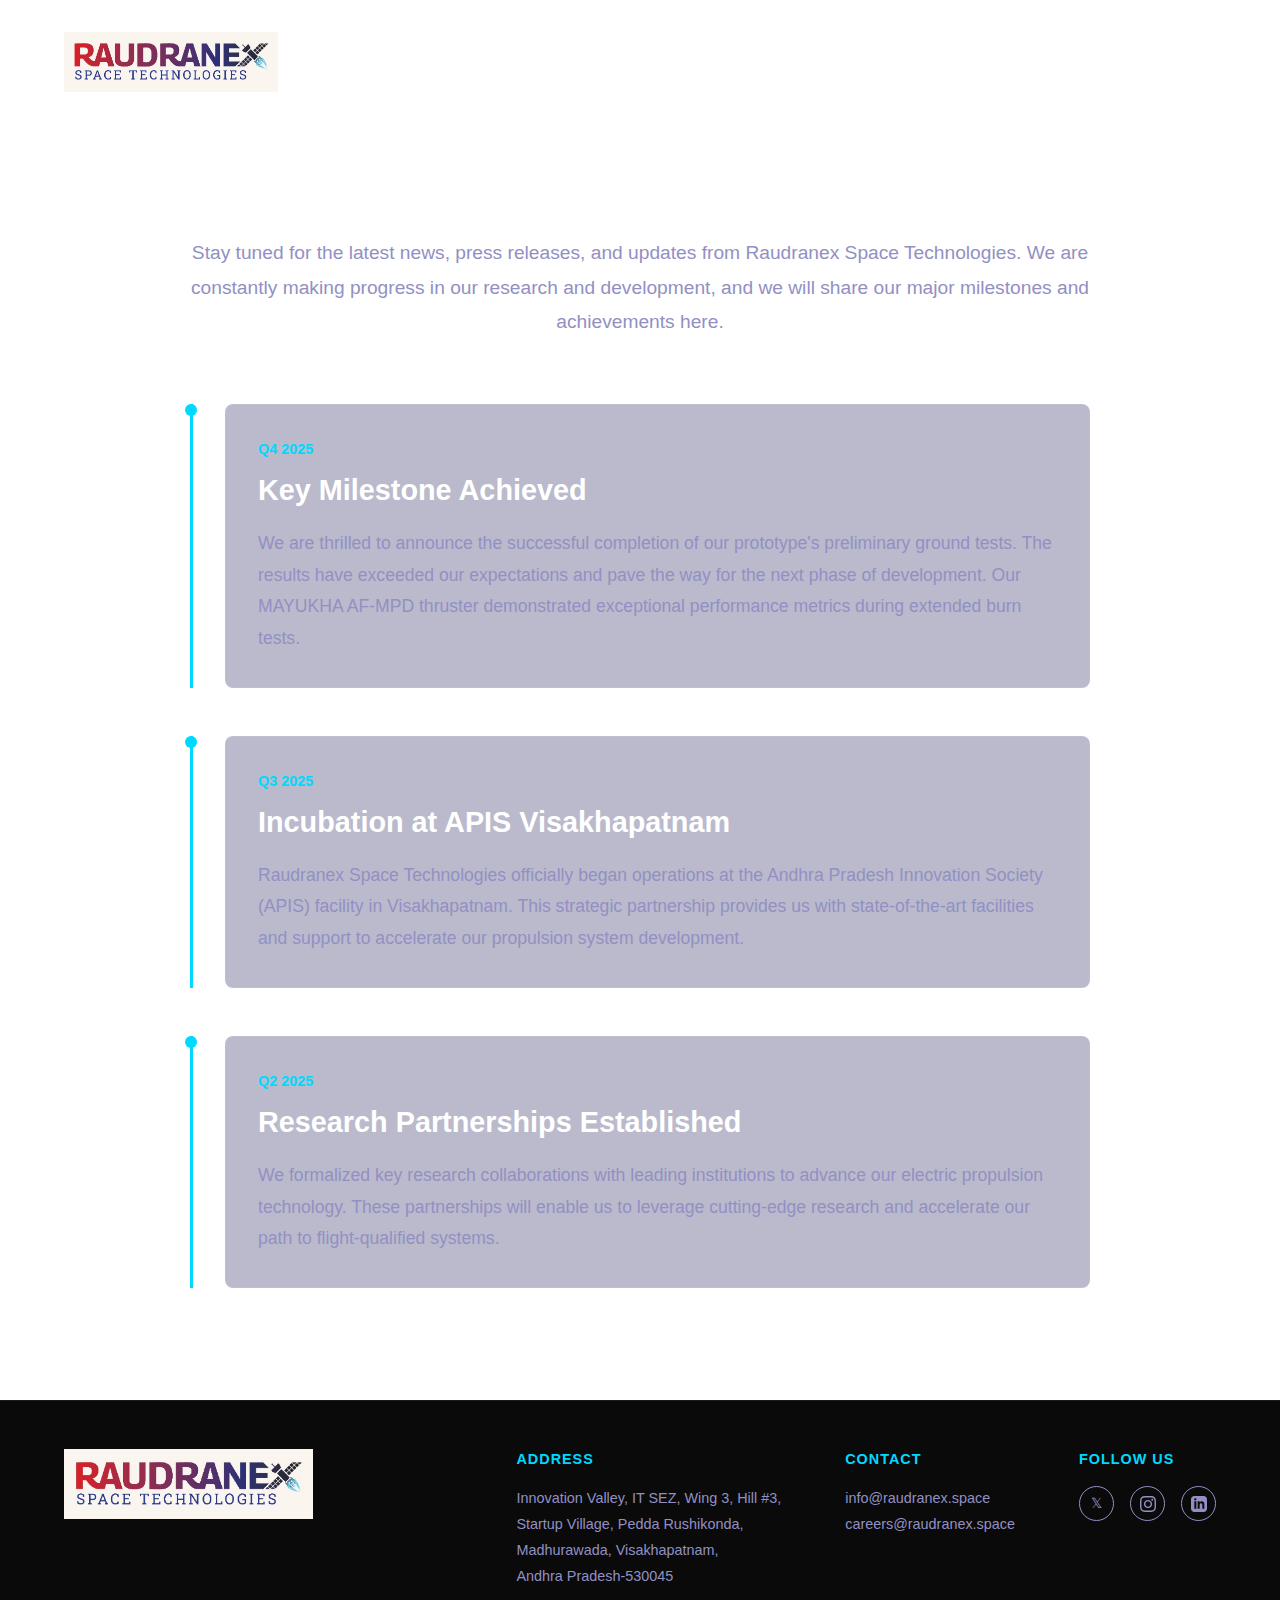
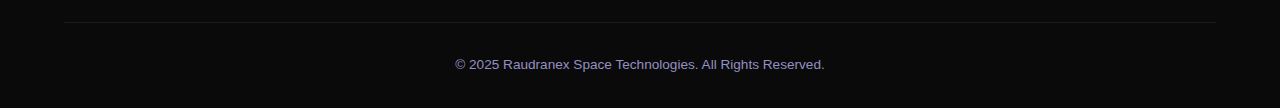
<file: updates.html>
<!DOCTYPE html>
<html lang="en">
<head>
    <meta charset="UTF-8">
    <meta name="viewport" content="width=device-width, initial-scale=1.0">
    <title>Updates | Raudranex Aerospace</title>
    <link rel="stylesheet" href="assets/css/reset.css">
    <link rel="stylesheet" href="assets/css/style.css">

    <!-- CesiumJS -->
    <link rel="stylesheet" href="https://cesium.com/downloads/cesiumjs/releases/1.105/Build/Cesium/Widgets/widgets.css">
    <script src="https://cesium.com/downloads/cesiumjs/releases/1.105/Build/Cesium/Cesium.js"></script>

    <!-- Animation Libraries -->
    <script src="assets/js/libraries/gsap.min.js" defer></script>
    <script src="assets/js/libraries/ScrollTrigger.min.js" defer></script>

    <!-- Cesium Scene -->
    <script src="assets/js/cesium-scene.js" defer></script>

    <!-- Main JavaScript File -->
    <script src="assets/js/main.js" defer></script>
    <script src="assets/js/transitions.js" defer></script>
</head>
<body>

    <!-- Background Container -->
    <div id="vanta-bg"></div>

    <!-- Wrapper for all visible content to ensure correct layering -->
    <div class="page-wrapper">

        <header class="main-header">
            <div class="logo">
                <a href="index.html"><img src="assets/images/logo.jpg" alt="Raudranex Aerospace Logo"></a>
            </div>
            <nav class="main-nav">
                <ul>
                    <li><a href="index.html">Home</a></li>
                    <li><a href="product.html">Product</a></li>
                    <li><a href="about.html">About</a></li>
                    <li><a href="updates.html">Updates</a></li>
                    <li><a href="career.html">Career</a></li>
                    <li><a href="contact.html">Contact</a></li>
                </ul>
            </nav>
        </header>

        <main style="padding-top: 120px; padding-bottom: 4rem; min-height: 100vh;">
            <section id="updates-content" style="max-width: 1200px; margin: 0 auto; padding: 0 2rem;">
                <h1 style="font-size: 3.5rem; margin-bottom: 2rem; text-align: center; font-weight: 600;">News & Updates</h1>
                <p style="font-size: 1.2rem; color: var(--color-text-secondary); max-width: 900px; margin: 0 auto 4rem; text-align: center; line-height: 1.8;">
                    Stay tuned for the latest news, press releases, and updates from Raudranex Space Technologies. We are constantly making progress in our research and development, and we will share our major milestones and achievements here.
                </p>

                <!-- Updates Timeline -->
                <div style="max-width: 900px; margin: 0 auto;">
                    <!-- Update Item 1 -->
                    <div style="margin-bottom: 3rem; border-left: 3px solid var(--color-accent-blue); padding-left: 2rem; position: relative;">
                        <div style="position: absolute; left: -8px; top: 0; width: 12px; height: 12px; background: var(--color-accent-blue); border-radius: 50%;"></div>
                        <div style="background: rgba(27, 26, 85, 0.3); padding: 2rem; border-radius: 8px; border: 1px solid var(--color-grid);">
                            <span style="font-size: 0.9rem; color: var(--color-accent-blue); font-weight: 600;">Q4 2025</span>
                            <h2 style="font-size: 1.8rem; color: var(--color-text-primary); margin: 0.5rem 0 1rem;">Key Milestone Achieved</h2>
                            <p style="font-size: 1.1rem; color: var(--color-text-secondary); line-height: 1.8;">
                                We are thrilled to announce the successful completion of our prototype's preliminary ground tests. The results have exceeded our expectations and pave the way for the next phase of development. Our MAYUKHA AF-MPD thruster demonstrated exceptional performance metrics during extended burn tests.
                            </p>
                        </div>
                    </div>

                    <!-- Update Item 2 -->
                    <div style="margin-bottom: 3rem; border-left: 3px solid var(--color-accent-blue); padding-left: 2rem; position: relative;">
                        <div style="position: absolute; left: -8px; top: 0; width: 12px; height: 12px; background: var(--color-accent-blue); border-radius: 50%;"></div>
                        <div style="background: rgba(27, 26, 85, 0.3); padding: 2rem; border-radius: 8px; border: 1px solid var(--color-grid);">
                            <span style="font-size: 0.9rem; color: var(--color-accent-blue); font-weight: 600;">Q3 2025</span>
                            <h2 style="font-size: 1.8rem; color: var(--color-text-primary); margin: 0.5rem 0 1rem;">Incubation at APIS Visakhapatnam</h2>
                            <p style="font-size: 1.1rem; color: var(--color-text-secondary); line-height: 1.8;">
                                Raudranex Space Technologies officially began operations at the Andhra Pradesh Innovation Society (APIS) facility in Visakhapatnam. This strategic partnership provides us with state-of-the-art facilities and support to accelerate our propulsion system development.
                            </p>
                        </div>
                    </div>

                    <!-- Update Item 3 -->
                    <div style="margin-bottom: 3rem; border-left: 3px solid var(--color-accent-blue); padding-left: 2rem; position: relative;">
                        <div style="position: absolute; left: -8px; top: 0; width: 12px; height: 12px; background: var(--color-accent-blue); border-radius: 50%;"></div>
                        <div style="background: rgba(27, 26, 85, 0.3); padding: 2rem; border-radius: 8px; border: 1px solid var(--color-grid);">
                            <span style="font-size: 0.9rem; color: var(--color-accent-blue); font-weight: 600;">Q2 2025</span>
                            <h2 style="font-size: 1.8rem; color: var(--color-text-primary); margin: 0.5rem 0 1rem;">Research Partnerships Established</h2>
                            <p style="font-size: 1.1rem; color: var(--color-text-secondary); line-height: 1.8;">
                                We formalized key research collaborations with leading institutions to advance our electric propulsion technology. These partnerships will enable us to leverage cutting-edge research and accelerate our path to flight-qualified systems.
                            </p>
                        </div>
                    </div>
                </div>
            </section>
        </main>

        <footer class="main-footer">
            <div class="footer-content">
                <div class="footer-left">
                    <div class="footer-logo">
                        <img src="assets/images/logo.jpg" alt="Raudranex Space Technologies">
                    </div>
                </div>
                <div class="footer-right">
                    <div class="footer-section">
                        <h3>ADDRESS</h3>
                        <p>
                            Innovation Valley, IT SEZ, Wing 3, Hill #3,<br>
                            Startup Village, Pedda Rushikonda,<br>
                            Madhurawada, Visakhapatnam,<br>
                            Andhra Pradesh-530045
                        </p>
                    </div>
                    <div class="footer-section">
                        <h3>CONTACT</h3>
                        <a href="mailto:info@raudranex.space">info@raudranex.space</a>
                        <a href="mailto:careers@raudranex.space">careers@raudranex.space</a>
                    </div>
                    <div class="footer-section">
                        <h3>FOLLOW US</h3>
                        <div class="social-links">
                            <a href="https://x.com/raudranexspace?s=20" target="_blank" rel="noopener" aria-label="X (Twitter)">𝕏</a>
                            <a href="https://www.instagram.com/raudranex.space/" target="_blank" rel="noopener" aria-label="Instagram">
                                <svg width="16" height="16" viewBox="0 0 24 24" fill="currentColor">
                                    <path d="M12 2.163c3.204 0 3.584.012 4.85.07 3.252.148 4.771 1.691 4.919 4.919.058 1.265.069 1.645.069 4.849 0 3.205-.012 3.584-.069 4.849-.149 3.225-1.664 4.771-4.919 4.919-1.266.058-1.644.07-4.85.07-3.204 0-3.584-.012-4.849-.07-3.26-.149-4.771-1.699-4.919-4.92-.058-1.265-.07-1.644-.07-4.849 0-3.204.013-3.583.07-4.849.149-3.227 1.664-4.771 4.919-4.919 1.266-.057 1.645-.069 4.849-.069zm0-2.163c-3.259 0-3.667.014-4.947.072-4.358.2-6.78 2.618-6.98 6.98-.059 1.281-.073 1.689-.073 4.948 0 3.259.014 3.668.072 4.948.2 4.358 2.618 6.78 6.98 6.98 1.281.058 1.689.072 4.948.072 3.259 0 3.668-.014 4.948-.072 4.354-.2 6.782-2.618 6.979-6.98.059-1.28.073-1.689.073-4.948 0-3.259-.014-3.667-.072-4.947-.196-4.354-2.617-6.78-6.979-6.98-1.281-.059-1.69-.073-4.949-.073zm0 5.838c-3.403 0-6.162 2.759-6.162 6.162s2.759 6.163 6.162 6.163 6.162-2.759 6.162-6.163c0-3.403-2.759-6.162-6.162-6.162zm0 10.162c-2.209 0-4-1.79-4-4 0-2.209 1.791-4 4-4s4 1.791 4 4c0 2.21-1.791 4-4 4zm6.406-11.845c-.796 0-1.441.645-1.441 1.44s.645 1.44 1.441 1.44c.795 0 1.439-.645 1.439-1.44s-.644-1.44-1.439-1.44z"/>
                                </svg>
                            </a>
                            <a href="https://www.linkedin.com/company/raudranex-space/" target="_blank" rel="noopener" aria-label="LinkedIn">
                                <svg width="16" height="16" viewBox="0 0 24 24" fill="currentColor">
                                    <path d="M19 0h-14c-2.761 0-5 2.239-5 5v14c0 2.761 2.239 5 5 5h14c2.762 0 5-2.239 5-5v-14c0-2.761-2.238-5-5-5zm-11 19h-3v-11h3v11zm-1.5-12.268c-.966 0-1.75-.79-1.75-1.764s.784-1.764 1.75-1.764 1.75.79 1.75 1.764-.783 1.764-1.75 1.764zm13.5 12.268h-3v-5.604c0-3.368-4-3.113-4 0v5.604h-3v-11h3v1.765c1.396-2.586 7-2.777 7 2.476v6.759z"/>
                                </svg>
                            </a>
                        </div>
                    </div>
                </div>
            </div>
            <div class="footer-bottom">
                <p>&copy; 2025 Raudranex Space Technologies. All Rights Reserved.</p>
            </div>
        </footer>

    </div>
</body>
</html>
</file>
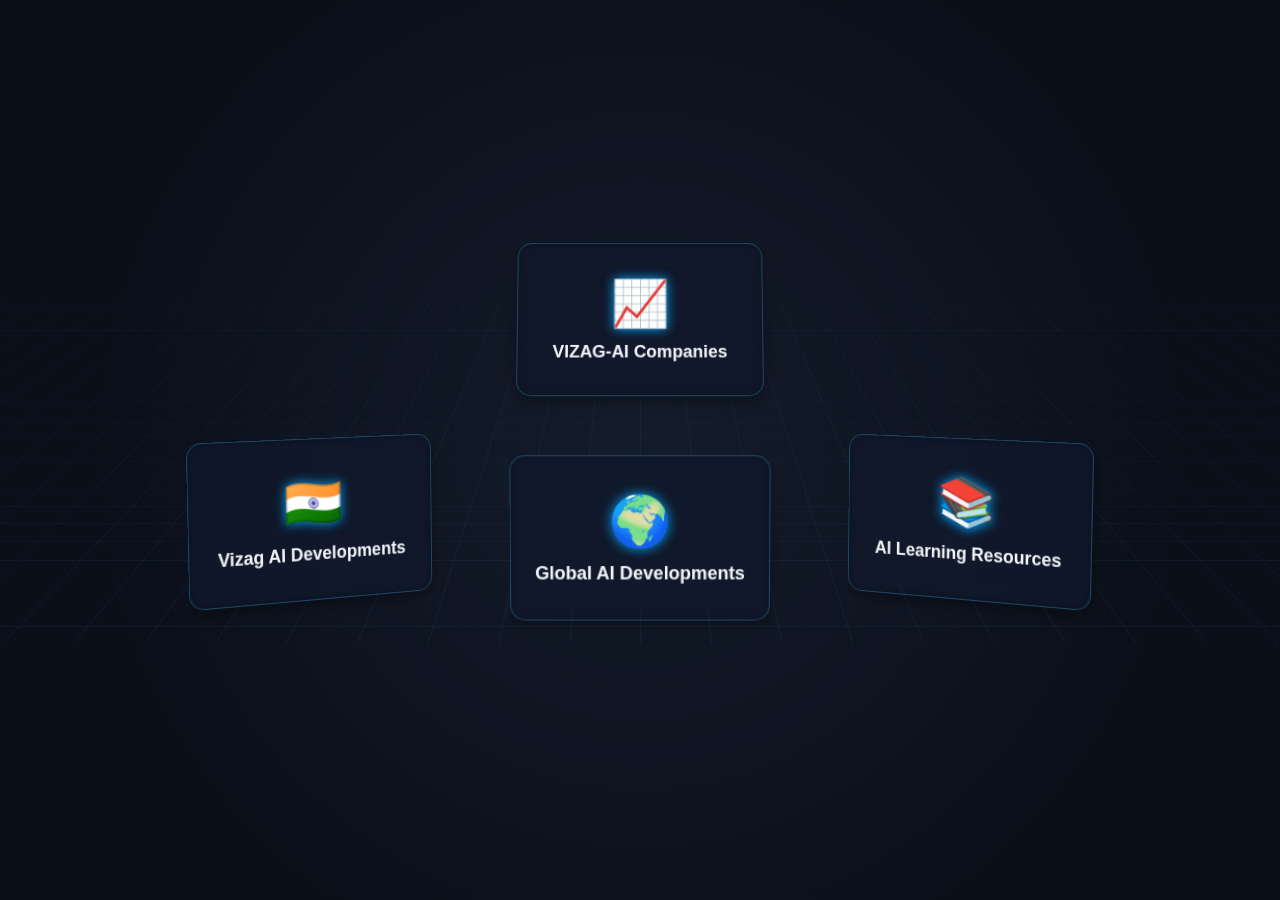
<file: website_data/Resources Page-3D-Updated.html>
<!DOCTYPE html>
<html lang="en">

<head>
    <meta charset="UTF-8">
    <meta name="viewport" content="width=device-width, initial-scale=1.0">
    <title>Vizag AI Resources - 3D Node Interface</title>
    <style>
        :root {
            --bg-color: #0a0f1a;
            --primary-glow: #00aaff;
            --secondary-glow: #aa00ff;
            --card-bg: rgba(15, 23, 42, 0.85); /* Slightly more opaque */
            --card-border: rgba(56, 189, 248, 0.3);
            --card-hover-border: rgba(56, 189, 248, 0.8);
            --text-color: #e2e8f0; /* slate-200 */
            --text-color-muted: #94a3b8; /* slate-400 */
            --heading-color: #f1f5f9; /* slate-100 */
            --link-color: #38bdf8; /* sky-400 */
            --link-hover-color: #7dd3fc; /* sky-300 */
            --icon-color: var(--primary-glow);
            --highlight-color: #38bdf8;
            --base-card-shadow: 0 5px 15px rgba(0, 0, 0, 0.4);
            --hover-card-shadow: 0 10px 30px rgba(0, 0, 0, 0.6);
            --focus-card-shadow: 0 15px 40px rgba(0, 0, 0, 0.7);
            --glow-shadow: 0 0 15px;
            --focus-glow-shadow: 0 0 25px;

            /* Content Display Specific */
            --content-bg: rgba(10, 15, 26, 0.9); /* Darker, slightly transparent */
            --content-border: rgba(56, 189, 248, 0.5);
            --content-shadow: 0 0 40px rgba(0, 170, 255, 0.2);
        }

        *,
        *::before,
        *::after {
            box-sizing: border-box;
        }

        body {
            font-family: 'Segoe UI', Tahoma, Geneva, Verdana, sans-serif;
            margin: 0;
            height: 100vh;
            background-color: var(--bg-color);
            background-image: radial-gradient(circle at center, rgba(30, 41, 59, 0.5) 0%, var(--bg-color) 70%);
            color: var(--text-color);
            overflow: hidden;
            display: flex;
            justify-content: center;
            align-items: center;
            position: relative;
        }

        .scene-container {
            width: 95%;
            height: 95%;
            max-width: 1200px;
            max-height: 800px;
            perspective: 1800px;
            position: relative;
        }

        .world {
            width: 100%;
            height: 100%;
            position: absolute;
            transform-style: preserve-3d;
        }

        /* --- Updated Node Card Size --- */
        .node-card {
            position: absolute;
            left: 50%;
            top: 50%;
            /* --- Updated Size --- */
            width: 250px; /* Increased from 220px */
            height: 160px; /* Increased from 140px */
            margin-left: -125px; /* Adjusted for new width (-250/2) */
            margin-top: -80px;  /* Adjusted for new height (-160/2) */
            /* --- End Updated Size --- */
            background: var(--card-bg);
            border: 1px solid var(--card-border);
            border-radius: 15px;
            backdrop-filter: blur(10px);
            -webkit-backdrop-filter: blur(10px);
            box-shadow: var(--base-card-shadow), inset 0 0 10px rgba(0, 0, 0, 0.3);
            cursor: pointer;
            transform-style: preserve-3d;
            transition: transform 0.5s ease-out, box-shadow 0.5s ease-out, border-color 0.5s ease-out, opacity 0.5s ease, filter 0.5s ease;
            text-align: center;
            will-change: transform, box-shadow, opacity, filter;
            --current-transform: translate3d(0, 0, 0);
            transform: var(--current-transform);
        }
        /* --- End Updated Node Card Size --- */

        .card-content {
            width: 100%;
            height: 100%;
            display: flex;
            flex-direction: column;
            justify-content: center;
            align-items: center;
            transform-style: preserve-3d;
            will-change: transform;
            padding: 10px;
        }

        .node-card::before {
            content: '';
            position: absolute;
            inset: -2px;
            border-radius: 17px;
            background: radial-gradient(ellipse at center, var(--primary-glow), transparent 80%);
            filter: blur(15px);
            opacity: 0;
            transition: opacity 0.5s ease-out;
            z-index: -1;
            pointer-events: none;
        }

        body:not(.focused) .node-card:hover {
            border-color: var(--card-hover-border);
            box-shadow: var(--hover-card-shadow), inset 0 0 15px rgba(0, 0, 0, 0.4);
            transform: var(--current-transform) translateZ(60px) scale(1.08);
        }

        body:not(.focused) .node-card:hover::before {
            opacity: 0.3;
        }

        .node-icon {
            font-size: 3rem; /* Larger icon */
            margin-bottom: 12px;
            color: var(--icon-color);
            text-shadow: 0 0 12px var(--primary-glow);
            transition: transform 0.4s ease-out;
            pointer-events: none;
        }

        .node-title {
            font-weight: 600;
            font-size: 1.1rem; /* Slightly larger title */
            pointer-events: none;
            color: var(--heading-color);
        }

        .world.is-focused .node-card:not(.is-target) {
            opacity: 0.15; /* Dim further */
            pointer-events: none;
            filter: grayscale(90%) blur(2px); /* More blur */
        }

        .world.is-focused .node-card.is-target {
            border-color: var(--highlight-color);
            box-shadow: var(--focus-card-shadow), 0 0 30px var(--primary-glow), 0 0 50px var(--secondary-glow);
            pointer-events: auto;
            opacity: 1;
            filter: none;
            transform: var(--current-transform) translateZ(30px);
        }

        .world.is-focused .node-card.is-target::before {
            opacity: 0.6;
        }

        .background-grid {
            position: absolute;
            width: 200%;
            height: 200%;
            top: -50%;
            left: -50%;
            background-image: linear-gradient(rgba(56, 189, 248, 0.08) 1px, transparent 1px), linear-gradient(90deg, rgba(56, 189, 248, 0.08) 1px, transparent 1px);
            background-size: 60px 60px;
            transform: translateZ(-500px) rotateX(80deg);
            transform-style: preserve-3d;
            opacity: 0.7;
        }

        /* Info Display - Simplified */
        #info-display {
            position: absolute;
            bottom: 20px;
            left: 50%;
            transform: translateX(-50%);
            background: rgba(0, 0, 0, 0.7);
            padding: 8px 15px;
            border-radius: 8px;
            border: 1px solid rgba(255, 255, 255, 0.1);
            max-width: 450px;
            font-size: 0.9rem;
            opacity: 0;
            transition: opacity 0.4s ease, transform 0.4s ease;
            pointer-events: none;
            text-align: center;
            z-index: 50;
        }
         /* Show info only on hover, hide when focused */
         body:not(.focused) .node-card:hover+#info-display,
         body:not(.focused) .node-card:hover~#info-display {
             opacity: 1;
             transform: translateX(-50%) translateY(-5px); /* Slight lift */
         }


        #back-button {
            position: absolute;
            top: 30px;
            left: 30px;
            background: rgba(30, 41, 59, 0.7); /* Darker button */
            border: 1px solid var(--card-border);
            color: var(--text-color);
            padding: 10px 18px; /* Larger button */
            border-radius: 25px;
            cursor: pointer;
            font-size: 1rem;
            opacity: 0;
            visibility: hidden;
            transition: opacity 0.5s ease, visibility 0s 0.5s, transform 0.5s ease, background-color 0.3s ease, border-color 0.3s ease;
            z-index: 150; /* Above content display */
            transform: translateX(-20px);
            backdrop-filter: blur(5px);
        }

        #back-button:hover {
            background: rgba(56, 189, 248, 0.3); /* Glow color background */
            border-color: var(--card-hover-border);
        }

        body.focused #back-button {
            opacity: 1;
            visibility: visible;
            transform: translateX(0);
            transition-delay: 0.2s, 0.2s, 0.2s; /* Delay appearance slightly */
        }

        body.no-mouse-rotate {
            cursor: default;
        }

        /* --- Content Display Overlay --- */
        #content-display {
            position: absolute;
            top: 50%;
            left: 50%;
            width: 90%;
            max-width: 800px; /* Max width for content */
            height: 75%;
            max-height: 650px;
            transform: translate(-50%, -50%) scale(0.9);
            background-color: var(--content-bg);
            border: 1px solid var(--content-border);
            border-radius: 15px;
            backdrop-filter: blur(12px);
            -webkit-backdrop-filter: blur(12px);
            box-shadow: var(--content-shadow);
            opacity: 0;
            visibility: hidden;
            transition: opacity 0.5s ease, transform 0.5s cubic-bezier(0.68, -0.55, 0.27, 1.55), visibility 0s 0.5s;
            z-index: 100; /* Below back button, above nodes */
            overflow: hidden; /* Hide scrollbar until needed */
            display: flex; /* Use flexbox */
            flex-direction: column; /* Stack title and content */
        }

        body.content-visible #content-display {
            opacity: 1;
            visibility: visible;
            transform: translate(-50%, -50%) scale(1);
            transition-delay: 0s;
        }

        .content-display-header {
             padding: 20px 30px;
             border-bottom: 1px solid var(--content-border);
             flex-shrink: 0; /* Prevent header from shrinking */
             background-color: rgba(15, 23, 42, 0.5); /* Slightly different header bg */
        }
        .content-display-header h2 {
            margin: 0;
            font-size: 1.8rem;
            color: var(--heading-color);
            text-shadow: 0 0 10px var(--primary-glow);
        }

        .content-display-body {
            padding: 30px;
            overflow-y: auto; /* Enable scrolling for content */
            flex-grow: 1; /* Allow body to take remaining space */
             /* Custom Scrollbar */
             scrollbar-width: thin;
             scrollbar-color: var(--primary-glow) rgba(30, 41, 59, 0.5);
        }
        /* Webkit Scrollbar */
        .content-display-body::-webkit-scrollbar {
            width: 8px;
        }
        .content-display-body::-webkit-scrollbar-track {
            background: rgba(30, 41, 59, 0.3);
            border-radius: 4px;
        }
        .content-display-body::-webkit-scrollbar-thumb {
            background-color: var(--primary-glow);
            border-radius: 4px;
            border: 2px solid transparent; /* Optional: Creates padding around thumb */
            background-clip: content-box; /* Optional: Confines color inside border */
        }

        /* --- Styling for Sections/Cards inside Content Display --- */
        #content-display .content-section {
            margin-bottom: 30px;
        }
        #content-display .content-section-title {
            font-size: 1.4rem;
            color: var(--heading-color);
            margin-bottom: 20px;
            border-bottom: 1px solid var(--card-border);
            padding-bottom: 8px;
        }

        #content-display .card-container {
             display: grid;
             grid-template-columns: 1fr; /* Stack cards vertically */
             gap: 20px;
         }

         #content-display .card {
             background-color: rgba(30, 41, 59, 0.6);
             border: 1px solid rgba(56, 189, 248, 0.2);
             border-radius: 8px;
             padding: 20px;
             box-shadow: 0 4px 10px rgba(0, 0, 0, 0.3);
             transition: transform 0.3s ease, box-shadow 0.3s ease, border-color 0.3s ease;
             color: var(--text-color);
             display: flex;
             flex-direction: column;
             transform: none !important;
         }
         #content-display .card:hover {
             box-shadow: 0 6px 15px rgba(0, 0, 0, 0.5);
             border-color: rgba(56, 189, 248, 0.5);
             transform: translateY(-3px);
         }

         #content-display .card h3 {
             color: var(--highlight-color);
             margin-bottom: 10px;
             font-size: 1.15rem;
         }

         #content-display .card p {
             color: var(--text-color);
             margin-bottom: 15px;
             flex-grow: 1;
             font-size: 0.95rem;
             line-height: 1.5;
         }

         #content-display .card-meta {
             font-size: 0.8rem;
             color: var(--text-color-muted);
             margin-bottom: 15px;
             display: block;
         }
         #content-display .card-meta strong { /* Style source label */
             color: var(--text-color);
             font-weight: 600;
         }

         #content-display .card-links { /* Container for links */
            margin-top: auto; /* Pushes to bottom */
         }
         #content-display .card-link {
             display: inline-block; /* Allow multiple links */
             background-color: var(--link-color);
             color: var(--bg-color);
             padding: 8px 15px;
             border-radius: 5px;
             text-decoration: none;
             font-weight: bold;
             font-size: 0.9rem;
             transition: background-color 0.3s ease, transform 0.2s ease;
             border: none;
             cursor: pointer;
             text-align: center;
             transform: none;
             margin-right: 10px; /* Space between links */
             margin-bottom: 5px; /* Wrap nicely */
         }
         #content-display .card-link:last-child {
             margin-right: 0;
         }
         #content-display .card-link:hover {
             background-color: var(--link-hover-color);
             transform: scale(1.05);
         }
          #content-display .card-link.disabled {
            background-color: #475569;
            color: var(--text-color-muted);
            cursor: not-allowed;
            pointer-events: none;
            transform: none;
         }

        /* --- Styling for List inside Content Display --- */
         #content-display .resource-list {
            list-style: none;
            padding: 0;
            margin: 0; /* Reset margin */
        }

        #content-display .resource-list li {
            background-color: rgba(30, 41, 59, 0.4);
            border: 1px solid rgba(56, 189, 248, 0.15);
            margin-bottom: 12px;
            border-radius: 6px;
            transition: background-color 0.3s ease, border-color 0.3s ease, transform 0.3s ease;
            overflow: hidden;
        }

        #content-display .resource-list li:hover {
            background-color: rgba(56, 189, 248, 0.1);
            border-color: rgba(56, 189, 248, 0.4);
            transform: translateX(4px);
        }

        #content-display .resource-list li a {
            display: block;
            padding: 15px 20px;
            text-decoration: none;
            color: var(--link-color);
            font-weight: bold;
            font-size: 1rem; /* Adjust if needed */
            transition: color 0.3s ease, background-color 0.3s ease;
            word-break: break-word; /* Prevent long text overflowing */
        }
         #content-display .resource-list li a:hover {
             color: var(--text-color);
             background-color: rgba(56, 189, 248, 0.2);
         }

    </style>
</head>

<body>

    <div class="scene-container" id="scene-container">
        <div class="world" id="world">

            <div class="background-grid"></div>

            <!-- Updated Node Cards -->
            <div class="node-card" id="vizag-companies" data-id="vizag-companies" data-info="List of AI-focused companies operating in Visakhapatnam.">
                <div class="card-content">
                    <div class="node-icon">📈</div> <!-- Chart Increasing Emoji -->
                    <div class="node-title">VIZAG-AI Companies</div>
                </div>
            </div>
            <div class="node-card" id="vizag-dev" data-id="vizag-dev" data-info="Latest AI developments and initiatives happening in Visakhapatnam.">
                <div class="card-content">
                    <div class="node-icon">🇮🇳</div> <!-- India Flag Emoji -->
                    <div class="node-title">Vizag AI Developments</div>
                </div>
            </div>
            <div class="node-card" id="global-dev" data-id="global-dev" data-info="Key breakthroughs, trends, and news from the international AI landscape.">
                <div class="card-content">
                    <div class="node-icon">🌍</div> <!-- Globe Emoji -->
                    <div class="node-title">Global AI Developments</div>
                </div>
            </div>
            <div class="node-card" id="resources" data-id="resources" data-info="Curated list of AI/ML learning platforms, tools, research papers, and communities.">
                <div class="card-content">
                    <div class="node-icon">📚</div> <!-- Books Emoji -->
                    <div class="node-title">AI Learning Resources</div>
                </div>
            </div>

        </div> <!-- End .world -->
    </div> <!-- End .scene-container -->

    <!-- Content Display Overlay -->
    <div id="content-display">
        <div class="content-display-header">
             <h2 id="content-title">Section Title</h2>
        </div>
        <div class="content-display-body" id="content-body">
            <!-- Content will be loaded here -->
        </div>
    </div>

    <!-- Templates for Content -->
    <!-- ================================== -->
    <!-- == VIZAG COMPANIES TEMPLATE     == -->
    <!-- ================================== -->
    <template id="template-vizag-companies">
        <p style="color: var(--text-color-muted); font-size: 1rem; margin-bottom: 25px; text-align: center;">A selection of companies with a focus on Artificial Intelligence based in Visakhapatnam.</p>

        <section class="content-section">
            <h3 class="content-section-title">AI Companies in Vizag</h3>
            <div class="card-container">
                <article class="card">
                    <h3>Dreambot</h3>
                    <p>Dreambot Private Limited, founded in 2023 and headquartered in Visakhapatnam, India, is revolutionizing home cooking through the integration of artificial intelligence and robotics. The company offers AI-powered kitchen assistants designed to simplify meal preparation, featuring voice-controlled interfaces, precise cooking processes, and automated cleaning capabilities. These robotic companions adapt recipes to individual tastes and dietary preferences, making cooking both enjoyable and accessible. Dreambot also provides services such as personalized meal planning, 24/7 customer support, and remote control via a dedicated app, ensuring a seamless and efficient culinary experience for users.</p>
                    <div class="card-links">
                        <a href="https://www.dreambot.co.in/learnmore" class="card-link" target="_blank" rel="noopener noreferrer">Learn More</a>
                    </div>
                </article>
                <article class="card">
                    <h3>Alphanome.AI</h3>
                    <p>Alphanome.AI is an AI Research Lab and Venture Studio dedicated to building AI-first ventures. Headquartered in Vizag, India, Alphanome.AI is committed to developing cutting-edge AI technologies and fostering a culture of innovation, ethical AI development, and societal impact. Its research focuses on Antetic AI and AntGI, inspired by the collective intelligence of ant colonies and the evolutionary roots of learning.</p>
                    <div class="card-links">
                         <a href="https://www.alphanome.ai/ventures" class="card-link" target="_blank" rel="noopener noreferrer">View Ventures</a>
                    </div>
                </article>
                <article class="card">
                    <h3>DATAI2I</h3>
                    <p>DATAi2i is an AI research and development company headquartered in Visakhapatnam, India, specializing in Generative AI, AI Assistants, and intelligent industrial IoT solutions. The company focuses on building AI-driven automation tools, predictive analytics, and custom AI products tailored to industry needs. DATAi2i collaborates with businesses to develop AI-powered solutions that enhance decision-making, operational efficiency, and digital transformation. Their expertise spans across sectors, integrating AI into IoT infrastructure and enterprise systems for smarter workflows. They also offer AI and Data Science workshops, empowering professionals with cutting-edge skills. Committed to driving AI adoption, DATAi2i is at the forefront of AI innovation.</p>
                    <div class="card-links">
                        <a href="https://datai2i.com/#products" class="card-link" target="_blank" rel="noopener noreferrer">View Products</a>
                    </div>
                </article>
                <article class="card">
                    <h3>Praxsol Engineering</h3>
                    <p>Praxsol Engineering Private Limited is an engineering services company headquartered in Visakhapatnam, India, specializing in mechanical design, plant engineering, and product development. The company offers comprehensive solutions, including material handling systems engineering, civil and structural design, and virtual construction simulation. Praxsol serves industries such as iron, steel, mining, power and energy, food processing, and agriculture, providing tailored engineering services to enhance operational efficiency. The company also engages in research and development, focusing on areas like artificial intelligence and decarbonization solutions. With a commitment to innovation and quality, Praxsol Engineering delivers customized, strategy-driven solutions to clients worldwide.</p>
                    <div class="card-links">
                        <a href="https://praxsol.in/services/" class="card-link" target="_blank" rel="noopener noreferrer">View Services</a>
                    </div>
                </article>
            </div>
        </section>
    </template>
    <!-- ================================== -->
    <!-- == END VIZAG COMPANIES TEMPLATE == -->
    <!-- ================================== -->


    <!-- ================================== -->
    <!-- == VIZAG DEVELOPMENTS TEMPLATE  == -->
    <!-- ================================== -->
    <template id="template-vizag-dev">
        <p style="color: var(--text-color-muted); font-size: 1rem; margin-bottom: 25px; text-align: center;">Summary of recent developments (derived from early 2025 report). (Last Updated: April 14th, 2025 - Illustrative)</p>

        <!-- Government Initiatives & Policy -->
        <section class="content-section">
            <h3 class="content-section-title">Government Initiatives & Policy</h3>
            <div class="card-container">
                <article class="card">
                    <h3>Data City Project Announced</h3>
                    <p>Andhra Pradesh plans a 500-acre "Data City" near Visakhapatnam (Madhurawada) to host data centers and AI hubs, modeled after Hyderabad's Hitec City. Land acquisition is underway, with Google (80 acres) and TCS (30 acres) as initial occupants, part of a plan to create 2 million jobs.</p>
                    <span class="card-meta"><strong>Source:</strong> SwarajyaMag / Business Standard | <strong>Date:</strong> Jan 27, 2025</span>
                    <div class="card-links">
                        <a href="https://swarajyamag.com/news-brief/visakhapatnam-to-follow-hyderabad-model-google-tcs-anchor-andhras-500-acre-data-city-to-build-tech-and-ai-powerhouse" class="card-link" target="_blank" rel="noopener noreferrer">SwarajyaMag</a>
                        <a href="https://www.business-standard.com/india-news/andhra-pradesh-data-city-visakhapatnam-it-ai-jobs-hyderabad-hitec-city-125012700272_1.html" class="card-link" target="_blank" rel="noopener noreferrer">Business Standard</a>
                    </div>
                </article>
                <article class="card">
                    <h3>AP Govt Partners with Microsoft for AI Skills</h3>
                    <p>The AP government, via APSSDC, signed an MoU with Microsoft to train 200,000 youth in AI and modern technologies over the next year (from March 2025). The goal is to enhance employability for the IT sector and international job markets.</p>
                    <span class="card-meta"><strong>Source:</strong> The Hans India | <strong>Date:</strong> March 13, 2025</span>
                    <div class="card-links">
                         <a href="https://www.thehansindia.com/andhra-pradesh/andhra-pradesh-government-partners-with-microsoft-to-enhance-ai-skills-953553" class="card-link" target="_blank" rel="noopener noreferrer">Read Article</a>
                    </div>
                </article>
                <article class="card">
                    <h3>AP IT & GCC Policy 4.0 (2024-29) Launched</h3>
                    <p>Andhra Pradesh notified its new IT & GCC policy aimed at fostering a knowledge economy, supporting IT/GCC sectors, incentivizing employment, and leveraging remote/hybrid work models. The policy highlights AP's cost advantages and talent pool.</p>
                    <span class="card-meta"><strong>Source:</strong> AP EDB (Govt. Portal) | <strong>Date:</strong> Dec 12, 2024</span>
                     <div class="card-links">
                        <a href="https://apedb.ap.gov.in/assets/pdf/AP%20IT%20&%20GCC%20Policy%20(4%200)%202024-2029_%20G%20O%20MS%20No.9,%20dt%2012%2012%202024%20(1).pdf" class="card-link" target="_blank" rel="noopener noreferrer">View Policy PDF</a>
                    </div>
                </article>
            </div>
        </section>

        <!-- Corporate Investments & Partnerships -->
         <section class="content-section">
            <h3 class="content-section-title">Corporate Investments & Partnerships</h3>
            <div class="card-container">
                <article class="card">
                    <h3>Google Inks MoU for AI Data Centre in Vizag</h3>
                    <p>Google signed an MoU with the AP government to establish an AI Data Centre in Visakhapatnam, seen as a major boost to the state's digital ecosystem. This followed an earlier agreement on broader AI initiatives.</p>
                    <span class="card-meta"><strong>Source:</strong> The New Indian Express / The Economic Times | <strong>Date:</strong> Dec 11, 2024</span>
                     <div class="card-links">
                        <a href="https://www.newindianexpress.com/states/andhra-pradesh/2024/Dec/11/google-inks-mou-with-andhra-government-to-establish-ai-data-centre-in-vizag" class="card-link" target="_blank" rel="noopener noreferrer">New Indian Express</a>
                        <a href="https://m.economictimes.com/tech/artificial-intelligence/google-andhra-pradesh-eyeing-big-ai-opportunity-in-vizag-cm-chandrababu-naidu/articleshow/116211680.cms" class="card-link" target="_blank" rel="noopener noreferrer">Economic Times</a>
                    </div>
                </article>
                <article class="card">
                    <h3>AP Partners with Google for AI Skill Development & Sustainability</h3>
                    <p>The AP government signed an MoU with Google (Dec 5, 2024) for AI skill development targeting youth (10k+ via Google Essentials, cloud certs in GenAI etc.) and AI pilots in sustainability, healthcare, agriculture, and governance.</p>
                    <span class="card-meta"><strong>Source:</strong> Times of India | <strong>Date:</strong> Dec 5, 2024</span>
                     <div class="card-links">
                         <a href="https://timesofindia.indiatimes.com/city/visakhapatnam/andhra-pradesh-partners-with-google-for-ai-skill-development-and-sustainability-initiatives/articleshow/116005412.cms" class="card-link" target="_blank" rel="noopener noreferrer">Read Article</a>
                    </div>
                </article>
                 <article class="card">
                    <h3>AP Woos Google Cloud for Chip Design Centre</h3>
                    <p>During WEF Davos (Jan 2025), AP CM Chandrababu Naidu asked Google Cloud CEO Thomas Kurian to explore establishing a chip design center in Visakhapatnam and potentially a manufacturing unit for servers.</p>
                    <span class="card-meta"><strong>Source:</strong> Deccan Herald | <strong>Date:</strong> Jan 22, 2025</span>
                     <div class="card-links">
                         <a href="https://www.deccanherald.com/india/andhra-pradesh/andhra-woos-google-cloud-to-setup-design-centre-in-vizag-to-develop-its-own-chips-used-in-servers-3368161" class="card-link" target="_blank" rel="noopener noreferrer">Read Article</a>
                    </div>
                </article>
            </div>
        </section>

         <!-- Startup Ecosystem & Innovation -->
         <section class="content-section">
            <h3 class="content-section-title">Startup Ecosystem & Innovation</h3>
            <div class="card-container">
                <article class="card">
                    <h3>Vizag's NASSCOM CoE Secures Startup Funding</h3>
                    <p>The Centre of Excellence (CoE) for IoT & AI in Vizag, a MeitY-APIS-NASSCOM initiative, secured ₹131 crore in funding for eight AI/IoT startups (as of Aug 2024). These startups work with entities like Hindustan Shipyard and Vizag Port.</p>
                    <span class="card-meta"><strong>Source:</strong> IndiaAI (Govt. Portal) | <strong>Date:</strong> Aug 7, 2024</span>
                     <div class="card-links">
                         <a href="https://indiaai.gov.in/news/vizag-s-iot-ai-center-of-excellence-secures-131-crore-for-startup-innovation" class="card-link" target="_blank" rel="noopener noreferrer">Read Article</a>
                    </div>
                </article>
                 <article class="card">
                    <h3>NASSCOM CoE Vizag Offers Startup Support</h3>
                    <p>The CoE provides specialized support including the #FAME model (Funding, Incubation, Acceleration, Mentoring, Enterprise connect) and the #InnovateLab with hardware tools for AI/IoT startups.</p>
                    <span class="card-meta"><strong>Source:</strong> NASSCOM CoE AP Website | <strong>Date:</strong> N/A</span>
                     <div class="card-links">
                         <a href="https://andhrapradesh.coe-iot.com/" class="card-link" target="_blank" rel="noopener noreferrer">Visit CoE Website</a>
                    </div>
                </article>
                <article class="card">
                    <h3>Indian Startups Embrace AI; Vizag a Tier II Hub</h3>
                    <p>Reports highlight that over 77% of Indian startups invest in AI/ML/IoT, with 40% originating in Tier II/III cities like Visakhapatnam, which host 15% of the national tech skill pool.</p>
                    <span class="card-meta"><strong>Source:</strong> ET Government / TheOutpost.ai | <strong>Date:</strong> July 2024 (approx.)</span>
                    <div class="card-links">
                         <a href="https://government.economictimes.indiatimes.com/news/technology/over-77-indian-startups-now-invest-in-ai-small-cities-brimming-with-tech-skill-pool/111833814" class="card-link" target="_blank" rel="noopener noreferrer">ET Government</a>
                         <a href="https://theoutpost.ai/news-story/indian-startups-embrace-ai-77-investing-in-advanced-technologies-749/" class="card-link" target="_blank" rel="noopener noreferrer">TheOutpost.ai</a>
                    </div>
                </article>
                <article class="card">
                    <h3>AMTZ Partners for Medtech Startups in Vizag</h3>
                    <p>The Andhra Pradesh MedTech Zone (AMTZ) partnered with FORGE Innovation & Ventures to establish a medtech startup ecosystem within Visakhapatnam's Medivalley Research Square.</p>
                    <span class="card-meta"><strong>Source:</strong> Local Samosa | <strong>Date:</strong> Recent</span>
                     <div class="card-links">
                        <a href="https://www.localsamosa.com/news/startup-round-up-8950003" class="card-link" target="_blank" rel="noopener noreferrer">Read Roundup</a>
                    </div>
                </article>
            </div>
        </section>

         <!-- Academia & Skilling -->
         <section class="content-section">
            <h3 class="content-section-title">Academia & Skilling</h3>
            <div class="card-container">
                 <article class="card">
                    <h3>GITAM Offers Specialized AI/Data Science Programs</h3>
                    <p>GITAM University in Visakhapatnam provides B.Tech CSE programs with specializations in AI & ML, Data Science, Cyber Security, plus B.Tech Robotics & AI and PG programs (M.Sc./M.Tech) in Data Science. Curricula are designed with industry input.</p>
                    <span class="card-meta"><strong>Source:</strong> GITAM University Website / Shiksha.com | <strong>Date:</strong> N/A</span>
                     <div class="card-links">
                        <a href="https://www.gitam.edu/visakhapatnam/artificial-intelligence-and-data-science" class="card-link" target="_blank" rel="noopener noreferrer">GITAM AI/DS</a>
                        <a href="https://www.shiksha.com/college/gitam-school-of-technology-visakhapatnam-46353/course-b-tech-in-computer-science-and-engineering-artificial-intelligence-and-machine-learning-535221" class="card-link" target="_blank" rel="noopener noreferrer">Shiksha (B.Tech)</a>
                    </div>
                </article>
                 <article class="card">
                    <h3>HR Conclave Discusses AI Impact</h3>
                    <p>An HR conclave at GITAM featured industry leaders discussing AI/ML's role in life sciences/pharma and transforming industries, while emphasizing that human intelligence remains irreplaceable.</p>
                    <span class="card-meta"><strong>Source:</strong> The Hans India | <strong>Date:</strong> Recent</span>
                    <div class="card-links">
                        <a href="https://www.thehansindia.com/news/cities/visakhapatnam/human-intelligence-cannot-be-replaced-by-ai-experts-945492" class="card-link" target="_blank" rel="noopener noreferrer">Read Article</a>
                    </div>
                </article>
            </div>
        </section>

        <!-- AI Applications & Community -->
         <section class="content-section">
            <h3 class="content-section-title">AI Applications & Community</h3>
            <div class="card-container">
                 <article class="card">
                    <h3>TTD Explores AI for Pilgrimage Management with Google</h3>
                    <p>Tirumala Tirupati Devasthanams (TTD) is in talks with Google to integrate AI for managing pilgrimage, potentially optimizing crowds, queues, services, and security at the Tirumala shrine.</p>
                    <span class="card-meta"><strong>Source:</strong> Deccan Chronicle | <strong>Date:</strong> Recent</span>
                    <div class="card-links">
                        <a href="https://www.deccanchronicle.com/southern-states/andhra-pradesh/ttd-mulls-ai-integration-with-google-inc-for-pilgrimage-management-1868849" class="card-link" target="_blank" rel="noopener noreferrer">Read Article</a>
                    </div>
                </article>
                <article class="card">
                    <h3>AI Tools Used in Daily Life in Vizag</h3>
                    <p>Individuals in Visakhapatnam are using AI tools for studies (resumes, presentations), daily tasks (virtual assistants), and professional work (custom legal research bots), reflecting growing adoption.</p>
                    <span class="card-meta"><strong>Source:</strong> Deccan Chronicle | <strong>Date:</strong> Recent</span>
                     <div class="card-links">
                        <a href="https://www.deccanchronicle.com/southern-states/andhra-pradesh/ai-tools-revolutionizing-daily-life-for-ordinary-people-1864510" class="card-link" target="_blank" rel="noopener noreferrer">Read Article</a>
                    </div>
                </article>
                <article class="card">
                    <h3>DeepTech Summit Held in Vizag</h3>
                    <p>The AI & Cloud Summit '24 (DeepTech Summit) took place in Visakhapatnam in Feb 2024, bringing together industry leaders, VCs, government, academia, and students to discuss AI, cloud, and deep tech innovation.</p>
                    <span class="card-meta"><strong>Source:</strong> Times of India | <strong>Date:</strong> Feb 10, 2024</span>
                     <div class="card-links">
                        <a href="https://timesofindia.indiatimes.com/city/visakhapatnam/summit-discusses-advancements-in-ai-cloud-computing/articleshow/107588613.cms" class="card-link" target="_blank" rel="noopener noreferrer">Read Article</a>
                    </div>
                </article>
            </div>
        </section>

        <!-- Conferences & Events -->
         <section class="content-section">
            <h3 class="content-section-title">Conferences & Events</h3>
            <div class="card-container">
                 <article class="card">
                    <h3>Upcoming AI Conferences in Vizag (2025)</h3>
                    <p>Several international conferences focusing on AI, Big Data, Robotics, and related fields are scheduled in Visakhapatnam throughout April 2025.</p>
                    <span class="card-meta"><strong>Source:</strong> Conference Alerts India | <strong>Date:</strong> N/A (Listing for 2025)</span>
                    <div class="card-links">
                         <a href="https://www.conferencealerts.in/vizag" class="card-link" target="_blank" rel="noopener noreferrer">View Listings</a>
                    </div>
                </article>
                 <article class="card">
                    <h3>IEEE ICISSGT 2025 Conference in Vizag</h3>
                    <p>The IEEE Vizag Bay Section will host its flagship conference ICISSGT 2025 on Dec 19-20, 2025, with a theme focused on harnessing Generative AI for innovation in energy, education, and healthcare for SDGs.</p>
                    <span class="card-meta"><strong>Source:</strong> IEEE Vizag Bay Section Website | <strong>Date:</strong> N/A</span>
                    <div class="card-links">
                        <a href="https://r10.ieee.org/vizagbay/icissgt-2023-2/" class="card-link" target="_blank" rel="noopener noreferrer">Conference Website</a>
                    </div>
                </article>
            </div>
        </section>
    </template>
    <!-- ================================== -->
    <!-- == END VIZAG DEV TEMPLATE      == -->
    <!-- ================================== -->

    <!-- ================================== -->
    <!-- == GLOBAL DEV TEMPLATE          == -->
    <!-- ==      (UPDATED CONTENT)       == -->
    <!-- ================================== -->
    <template id="template-global-dev">
        <p style="color: var(--text-color-muted); font-size: 1rem; margin-bottom: 25px; text-align: center;">Summary of recent global developments (derived from early 2025 reports). (Last Updated: April 14th, 2025 - Illustrative)</p>

         <!-- AI Model Development & Performance -->
         <section class="content-section">
            <h3 class="content-section-title">AI Model Development & Performance</h3>
            <ul class="resource-list">
                <li><a href="https://ai.meta.com/blog/llama-4-multimodal-intelligence/" target="_blank" rel="noopener noreferrer">The Llama 4 herd: Natively multimodal AI innovation - Meta AI</a></li>
                <li><a href="https://openai.com/index/sora/" target="_blank" rel="noopener noreferrer">Sora: Creating video from text - OpenAI</a></li>
                <li><a href="https://618media.com/en/blog/soras-impact-on-content-creation/" target="_blank" rel="noopener noreferrer">Sora's Impact on Content Creation (2025) - 618Media</a></li>
                <li><a href="https://arbisoft.com/blogs/open-ai-s-sora-the-future-of-video-creation-and-its-impact-on-the-creative-industry" target="_blank" rel="noopener noreferrer">Open AI's Sora: Future of Video Creation & Impact - Arbisoft</a></li>
                <li><a href="https://www.itpro.com/technology/artificial-intelligence/what-is-a-mixture-of-experts-model" target="_blank" rel="noopener noreferrer">What is a mixture of experts model? - ITPro</a></li>
                <li><a href="https://arxiv.org/abs/2412.14219" target="_blank" rel="noopener noreferrer">A Survey on Inference Optimization Techniques for Mixture of Experts Models - arXiv</a></li>
                <li><a href="https://www.netguru.com/blog/ai-model-optimization" target="_blank" rel="noopener noreferrer">AI Model Optimization Techniques for Enhanced Performance in 2025 - Netguru</a></li>
                <li><a href="https://blogs.nvidia.com/blog/ai-scaling-laws/" target="_blank" rel="noopener noreferrer">How Scaling Laws Drive Smarter, More Powerful AI - NVIDIA Blog</a></li>
                 <li><a href="https://metr.org/blog/2025-03-19-measuring-ai-ability-to-complete-long-tasks/" target="_blank" rel="noopener noreferrer">Measuring AI Ability to Complete Long Tasks - METR</a></li>
            </ul>
        </section>

        <!-- AI Regulation & Policy -->
         <section class="content-section">
            <h3 class="content-section-title">AI Regulation & Policy</h3>
            <ul class="resource-list">
                <li><a href="https://about.citiprogram.org/blog/an-overview-of-the-eu-ai-act-what-you-need-to-know/" target="_blank" rel="noopener noreferrer">An Overview of the EU AI Act - CITI Program</a></li>
                <li><a href="https://www.ibm.com/think/topics/eu-ai-act" target="_blank" rel="noopener noreferrer">What is the Artificial Intelligence Act of the European Union (EU AI Act)? - IBM</a></li>
                <li><a href="https://www.simmons-simmons.com/en/publications/clyimpowh000ouxgkw1oidakk/the-eu-ai-act-a-quick-guide" target="_blank" rel="noopener noreferrer">The EU AI Act: A Quick Guide - Simmons & Simmons</a></li>
                <li><a href="https://www.modelop.com/ai-governance/ai-regulations-standards/eu-ai-act" target="_blank" rel="noopener noreferrer">EU AI Act: Summary & Compliance Requirements - ModelOp</a></li>
                <li><a href="https://digital-strategy.ec.europa.eu/en/faqs/general-purpose-ai-models-ai-act-questions-answers" target="_blank" rel="noopener noreferrer">General-Purpose AI Models in the AI Act – Questions & Answers - EU Commission</a></li>
                <li><a href="https://artificialintelligenceact.eu/article/53/" target="_blank" rel="noopener noreferrer">Article 53: Obligations for Providers of General-Purpose AI Models - EU AI Act Site</a></li>
                 <li><a href="https://www.privacyworld.blog/2025/02/key-insights-on-president-trumps-new-ai-executive-order-and-policy-regulatory-implications/" target="_blank" rel="noopener noreferrer">Insights on President Trump's New AI Executive Order - Privacy World</a></li>
                <li><a href="https://www.csis.org/analysis/understanding-us-allies-current-legal-authority-implement-ai-and-semiconductor-export" target="_blank" rel="noopener noreferrer">Understanding U.S. Allies' Legal Authority on AI/Semiconductor Export Controls - CSIS</a></li>
                <li><a href="https://www.whitecase.com/insight-our-thinking/ai-watch-global-regulatory-tracker-united-states" target="_blank" rel="noopener noreferrer">AI Watch: Global regulatory tracker - United States | White & Case LLP</a></li>
                <li><a href="https://www.weforum.org/stories/2025/01/ai-for-india-2030-blueprint-inclusive-growth-global-leadership/" target="_blank" rel="noopener noreferrer">Why AI for India 2030 is a blueprint for inclusive growth | World Economic Forum</a></li>
                <li><a href="https://pib.gov.in/PressReleasePage.aspx?PRID=2108810" target="_blank" rel="noopener noreferrer">India's AI Revolution - PIB</a></li>
                <li><a href="https://www.ey.com/en_in/insights/ai/generative-ai-india-2025-report/india-ai-policy-agenda" target="_blank" rel="noopener noreferrer">India's Strategic AI Policy: Balancing Innovation & Responsible Deployment - EY</a></li>
                <li><a href="https://carnegieendowment.org/research/2025/02/the-missing-pieces-in-indias-ai-puzzle-talent-data-and-randd?lang=en" target="_blank" rel="noopener noreferrer">The Missing Pieces in India's AI Puzzle: Talent, Data, and R&D - Carnegie Endowment</a></li>
                <li><a href="https://securiti.ai/ai-governance-in-india-meity-2025-report/" target="_blank" rel="noopener noreferrer">Navigating AI Governance in India: Insights from MeitY's 2025 Report - Securiti</a></li>
                <li><a href="https://www.globenewswire.com/news-release/2025/02/28/3034668/28124/en/AI-Regulatory-Landscape-Strategic-Intelligence-Report-2025-Focus-on-Approaches-by-EU-the-US-China-India-the-UK-Japan-Brazil-Australia-Canada-the-United-Arab-Emirates-and-Saudi-Arab.html" target="_blank" rel="noopener noreferrer">AI Regulatory Landscape Strategic Intelligence Report 2025 - GlobeNewswire</a></li>
                <li><a href="https://www.mindfoundry.ai/blog/ai-regulations-around-the-world" target="_blank" rel="noopener noreferrer">AI Regulations around the World - 2025 - Mind Foundry</a></li>
                <li><a href="https://www.ipu.org/impact/democracy-and-strong-parliaments/artificial-intelligence/parliamentary-actions-ai-policy" target="_blank" rel="noopener noreferrer">Parliamentary actions on AI policy - Inter-Parliamentary Union</a></li>
            </ul>
        </section>

        <!-- AI Investment & Industry Trends -->
        <section class="content-section">
            <h3 class="content-section-title">AI Investment & Industry Trends</h3>
            <ul class="resource-list">
                 <li><a href="https://aventis-advisors.com/ai-valuation-multiples/" target="_blank" rel="noopener noreferrer">AI Valuation Multiples 2024 - Aventis Advisors</a></li>
                 <li><a href="https://hai.stanford.edu/news/ai-index-2025-state-of-ai-in-10-charts" target="_blank" rel="noopener noreferrer">AI Index 2025: State of AI in 10 Charts | Stanford HAI</a></li>
                 <li><a href="https://www.bigdatawire.com/this-just-in/stanford-hais-2025-ai-index-reveals-record-growth-in-ai-capabilities-investment-and-regulation/" target="_blank" rel="noopener noreferrer">Stanford HAI's 2025 AI Index Reveals Record Growth - Datanami</a></li>
                 <li><a href="https://www.digit.fyi/the-state-of-ai-in-2025/" target="_blank" rel="noopener noreferrer">The State of AI in 2025 | What You Need To Know - DIGIT</a></li>
                 <li><a href="https://www.mintz.com/insights-center/viewpoints/2166/2025-03-10-state-funding-market-ai-companies-2024-2025-outlook" target="_blank" rel="noopener noreferrer">The State of the Funding Market for AI Companies: 2024 - 2025 Outlook - Mintz</a></li>
                <li><a href="https://www.scalecapital.com/stories/generative-ai-landscape-q4-2024-ai-investments-reach-historic-high" target="_blank" rel="noopener noreferrer">Generative AI Landscape Q4 2024: AI Investments Reach Historic High - Scale Venture Partners</a></li>
                <li><a href="https://microventures.com/the-largest-funding-rounds-of-2024" target="_blank" rel="noopener noreferrer">The Largest Funding Rounds of 2024 - MicroVentures</a></li>
                <li><a href="https://ascendixtech.com/how-many-ai-companies-are-there/" target="_blank" rel="noopener noreferrer">How Many AI Companies Are There in the World? [2025] - Ascendix Tech</a></li>
                <li><a href="https://www.crescendo.ai/news/latest-vc-investment-deals-in-ai-startups" target="_blank" rel="noopener noreferrer">The Latest VC Investment Deals in AI Startups - 2025 | News - Crescendo.ai</a></li>
                <li><a href="https://www.ark-invest.com/articles/analyst-research/ai-agents-could-transform-enterprise-spending" target="_blank" rel="noopener noreferrer">AI Agents Could Transform Enterprise Spending - Ark Invest</a></li>
                 <li><a href="https://www.bcg.com/publications/2025/closing-the-ai-impact-gap" target="_blank" rel="noopener noreferrer">From Potential to Profit: Closing the AI Impact Gap | BCG</a></li>
                 <li><a href="https://cloud.google.com/transform/ai-impact-industries-2025" target="_blank" rel="noopener noreferrer">AI's impact on industries in 2025 | Google Cloud Blog</a></li>
                 <li><a href="https://appinventiv.com/blog/ai-trends/" target="_blank" rel="noopener noreferrer">Top AI Trends 2025: Key Developments to Watch - Appinventiv</a></li>
            </ul>
        </section>

         <!-- AI Applications -->
        <section class="content-section">
            <h3 class="content-section-title">AI Applications</h3>
            <ul class="resource-list">
                <li><a href="https://arxiv.org/html/2501.02725v1" target="_blank" rel="noopener noreferrer">Artificial Intelligence in Creative Industries: Advances Prior to 2025 - arXiv</a></li>
                <li><a href="https://www.bcg.com/publications/2025/digital-ai-solutions-reshape-health-care-2025" target="_blank" rel="noopener noreferrer">How Digital & AI Will Reshape Health Care in 2025 | BCG</a></li>
                <li><a href="https://eluminoustechnologies.com/blog/artificial-intelligence-statistics/" target="_blank" rel="noopener noreferrer">Artificial Intelligence Statistics 2025: Key Insights & Future Trends - eLuminous</a></li>
                <li><a href="https://www.signitysolutions.com/blog/ai-in-healthcare-market-size-and-forecast" target="_blank" rel="noopener noreferrer">AI in Healthcare Market Size & Forecast: How Big Is The Industry 2025? - Signity Solutions</a></li>
                <li><a href="https://www.healthcareitnews.com/news/health-systems-chase-roi-target-efficiency-ai-2025" target="_blank" rel="noopener noreferrer">Health systems chase ROI, target efficiency in AI for 2025 | Healthcare IT News</a></li>
                 <li><a href="https://reports.weforum.org/docs/WEF_The_Future_of_AI_Enabled_Health_2025.pdf" target="_blank" rel="noopener noreferrer">The Future of AI-Enabled Health: Leading the Way - World Economic Forum Report</a></li>
                <li><a href="https://www.bain.com/insights/ai-in-financial-services-survey-shows-productivity-gains-across-the-board/" target="_blank" rel="noopener noreferrer">AI in Financial Services Survey Shows Productivity Gains - Bain & Company</a></li>
                 <li><a href="https://www.trigyn.com/insights/artificial-intelligence-ai-2025" target="_blank" rel="noopener noreferrer">Artificial Intelligence (AI) in 2025 - Trigyn Technologies</a></li>
            </ul>
        </section>

        <!-- AI Ethics & Sustainability -->
        <section class="content-section">
            <h3 class="content-section-title">AI Ethics & Sustainability</h3>
             <ul class="resource-list">
                <li><a href="https://www.americancentury.com/insights/ai-risks-ethics-legal-concerns-cybersecurity-and-environment/" target="_blank" rel="noopener noreferrer">Artificial Intelligence: Ethical Concerns and Sustainability Issues - American Century</a></li>
                <li><a href="https://www.un.org/sites/un2.un.org/files/governing_ai_for_humanity_final_report_en.pdf" target="_blank" rel="noopener noreferrer">Governing AI for Humanity: Final Report - United Nations</a></li>
                <li><a href="https://www.aceee.org/white-paper/2025/04/future-proof-ai-data-centers-grid-reliability-and-affordable-energy" target="_blank" rel="noopener noreferrer">Future-Proof AI Data Centers, Grid Reliability, and Affordable Energy - ACEEE</a></li>
                <li><a href="https://mitsloan.mit.edu/ideas-made-to-matter/ai-has-high-data-center-energy-costs-there-are-solutions" target="_blank" rel="noopener noreferrer">AI has high data center energy costs — but there are solutions | MIT Sloan</a></li>
                <li><a href="https://www.slrconsulting.com/insights/sustainable-ai-mitigating-water-risks-in-the-data-centre-boom/" target="_blank" rel="noopener noreferrer">Sustainable AI: Mitigating water risks in the data centre boom - SLR Consulting</a></li>
                <li><a href="https://www.electropages.com/blog/2025/02/not-enough-water-could-datacenters-threaten-world-water-supplies" target="_blank" rel="noopener noreferrer">Not Enough Water – AI Growth Sparks Water Crisis Fears - Electropages</a></li>
                <li><a href="https://www.utilitydive.com/news/2025-outlook-data-center-cooling-electricity-demand-ai-dual-phase-direct-to-chip-energy-efficiency/738120/" target="_blank" rel="noopener noreferrer">The 2025 outlook for data center cooling - Utility Dive</a></li>
                <li><a href="https://blog.google/technology/ai/responsible-ai-2024-report-ongoing-work/" target="_blank" rel="noopener noreferrer">Responsible AI: Our 2024 report and ongoing work - Google Blog</a></li>
            </ul>
        </section>

         <!-- AI Research & Global Rankings -->
        <section class="content-section">
            <h3 class="content-section-title">AI Research & Global Rankings</h3>
             <ul class="resource-list">
                 <li><a href="https://hai.stanford.edu/ai-index/2025-ai-index-report" target="_blank" rel="noopener noreferrer">The 2025 AI Index Report | Stanford HAI</a></li>
                 <li><a href="https://hai.stanford.edu/ai-index/2025-ai-index-report/technical-performance" target="_blank" rel="noopener noreferrer">Technical Performance | The 2025 AI Index Report | Stanford HAI</a></li>
                 <li><a href="https://arxiv.org/pdf/2503.22931" target="_blank" rel="noopener noreferrer">arXiv:2503.22931v2 [cs.AI] (Example Research Paper)</a></li>
                 <li><a href="https://indatalabs.com/blog/technology-trends-overview" target="_blank" rel="noopener noreferrer">Technology trends 2025: AI and Big data analytics - InData Labs</a></li>
                 <li><a href="https://www.analyticsvidhya.com/blog/2024/02/top-countries-leading-in-ai-research-technology/" target="_blank" rel="noopener noreferrer">Top 10 Countries Leading in AI Research & Technology in 2025 - Analytics Vidhya</a></li>
                <li><a href="https://hai.stanford.edu/news/global-ai-power-rankings-stanford-hai-tool-ranks-36-countries-ai" target="_blank" rel="noopener noreferrer">Global AI Power Rankings: Stanford HAI Tool Ranks 36 Countries - Stanford HAI</a></li>
                 <li><a href="https://www.crescendo.ai/news/latest-ai-news-and-updates" target="_blank" rel="noopener noreferrer">Latest AI Breakthroughs and News: March 2025 | News - Crescendo.ai</a></li>
                <li><a href="https://www.growexx.com/blog/ai-2025-an-outlook-ahead-after-2024s-breakthrough/" target="_blank" rel="noopener noreferrer">AI 2025: An Outlook Ahead after 2024's Breakthrough - GrowExx</a></li>
            </ul>
        </section>

    </template>
    <!-- ================================== -->
    <!-- == END GLOBAL DEV TEMPLATE     == -->
    <!-- ================================== -->


    <!-- ================================== -->
    <!-- == AI LEARNING RESOURCES TEMPLATE == -->
    <!-- ==  (PREVIOUSLY ADDED CONTENT)  == -->
    <!-- ================================== -->
    <template id="template-resources">
        <p style="color: var(--text-color-muted); font-size: 1rem; margin-bottom: 25px; text-align: center;">A collection of links to online courses, university rankings, training institutes, and community discussions related to AI/ML learning.</p>
        <ul class="resource-list">
            <li><a href="https://www.aigantic.com/ai-jobs/ai-jobs-education/online-ai-education/" target="_blank" rel="noopener noreferrer">Online AI Education Platforms: Top Choices - AIgantic</a></li>
            <li><a href="https://www.davidayo.com/blog/the-best-online-resources-for-learning-artificial-intelligence-and-machine-learning/" target="_blank" rel="noopener noreferrer">Best Online Resources for Learning AI/ML - David Ayo Blog</a></li>
            <li><a href="https://www.learnrobotics.org/blog/best-machine-learning-courses-online/" target="_blank" rel="noopener noreferrer">12 Best Machine Learning Courses Online - Learn Robotics</a></li>
            <li><a href="https://www.marketingaiinstitute.com/blog/17-artificial-intelligence-courses-to-take-online" target="_blank" rel="noopener noreferrer">Top AI Courses to Take Online - Marketing AI Institute</a></li>
            <li><a href="https://www.careerflow.ai/blog/best-free-ai-courses" target="_blank" rel="noopener noreferrer">Free AI Courses (Coursera, edX, Microsoft, etc.) - Careerflow.ai</a></li>
            <li><a href="https://www.learndatasci.com/best-artificial-intelligence-ai-courses/" target="_blank" rel="noopener noreferrer">The 9 Best AI Courses Online for 2025 - LearnDataSci</a></li>
            <li><a href="https://www.timeshighereducation.com/world-university-rankings/2025/subject-ranking/computer-science" target="_blank" rel="noopener noreferrer">World University Rankings 2025: Computer Science - THE</a></li>
            <li><a href="https://www.mastersportal.com/articles/2763/best-computer-science-universities.html" target="_blank" rel="noopener noreferrer">Best Computer Science Schools (World 2025) - Mastersportal</a></li>
            <li><a href="https://www.qschina.cn/en/university-rankings/university-subject-rankings/2023/computer-science-information-systems" target="_blank" rel="noopener noreferrer">QS World University Rankings: CS & Info Systems 2023</a></li>
            <li><a href="https://www.topuniversities.com/university-subject-rankings/data-science-artificial-intelligence" target="_blank" rel="noopener noreferrer">QS World University Rankings: Data Science & AI 2025</a></li>
            <li><a href="https://www.topuniversities.com/university-subject-rankings/computer-science-information-systems/2022" target="_blank" rel="noopener noreferrer">QS World University Rankings for Computer Science and Information Systems 2022</a></li>
            <li><a href="https://www.topuniversities.com/university-subject-rankings/computer-science-information-systems" target="_blank" rel="noopener noreferrer">QS World University Rankings: CS & Info Systems 2025</a></li>
            <li><a href="https://csrankings.org/" target="_blank" rel="noopener noreferrer">CSRankings: Computer Science Rankings</a></li>
            <li><a href="https://csrankings.org/index?ai&vision&mlmining&nlp&ir&us" target="_blank" rel="noopener noreferrer">Computer Science Rankings (Specific Fields) - CSRankings</a></li>
            <li><a href="https://edurank.org/cs/ai/" target="_blank" rel="noopener noreferrer">World's best Artificial Intelligence (AI) universities - EduRank</a></li>
            <li><a href="https://www.shiksha.com/engineering/colleges/ai-ml-colleges-india" target="_blank" rel="noopener noreferrer">Best AI & ML Colleges in India (Ranking 2025) - Shiksha</a></li>
            <li><a href="https://www.iul.ac.in/blogs/list-of-best-btech-in-artificial-intelligence-colleges.html" target="_blank" rel="noopener noreferrer">List of Best B. Tech in AI Colleges - Integral University Blog</a></li>
            <li><a href="https://www.gngroup.org/blogdetail/Top-10-Best-Colleges-for-BTech-in-Artificial-Intelligence-with-Fees-Structure" target="_blank" rel="noopener noreferrer">Top 10 Best Colleges for B.Tech in AI - GN Group Blog</a></li>
            <li><a href="https://www.kccitm.edu.in/blog/list-of-best-colleges-for-b-tech-in-artificial-intelligence/23" target="_blank" rel="noopener noreferrer">List of Best B Tech AI Colleges 2025 - KCC Institute Blog</a></li>
            <li><a href="https://www.sarvgyan.com/courses/best-artificial-intelligence-colleges-in-india" target="_blank" rel="noopener noreferrer">Best Artificial Intelligence Colleges In India 2025 - SarvGyan</a></li>
            <li><a href="https://edurank.org/cs/ai/in/" target="_blank" rel="noopener noreferrer">India's best Artificial Intelligence (AI) universities - EduRank</a></li>
            <li><a href="https://collegevidya.com/blog/artificail-intelligence-machine-learning-colleges-india/" target="_blank" rel="noopener noreferrer">Top 10 Artificial Intelligence and ML Colleges In India - College Vidya</a></li>
            <li><a href="https://www.admissionindia.net/blog/discover-the-top-10-colleges-in-india-for-artificial-intelligence-and-machine-learning-excellence/" target="_blank" rel="noopener noreferrer">Discover the Top 10 Colleges in India for AI/ML - AdmissionIndia</a></li>
            <li><a href="https://www.justdial.com/Visakhapatnam/Machine-Learning-Training-Institutes/nct-11985768" target="_blank" rel="noopener noreferrer">Popular Machine Learning Training Institutes in Vizag - Justdial</a></li>
            <li><a href="https://www.justdial.com/Visakhapatnam/Artificial-Intelligence-Training-Centres/nct-11944734" target="_blank" rel="noopener noreferrer">Top AI Training Centres in Vizag - Justdial</a></li>
            <li><a href="https://datapro.in/exploreview/artificial-intelligence-course-in-vizag" target="_blank" rel="noopener noreferrer">Best AI Certificate Training Course in Vizag - Datapro</a></li>
            <li><a href="https://millenniumsoftsol.com/artificial-intelligence/" target="_blank" rel="noopener noreferrer">AI Certification Training Course in Vizag - Millennium Software</a></li>
            <li><a href="https://teksacademy.com/courses/best-ai-and-ml-course-training-institute" target="_blank" rel="noopener noreferrer">AI and Machine Learning Course Training Institute - Teks Academy</a></li>
            <li><a href="https://softenant.com/machine-learning-training-in-vizag/" target="_blank" rel="noopener noreferrer">Machine Learning Training in Vizag - Softenant Technologies</a></li>
            <li><a href="https://datamites.com/machine-learning-course-training-vizag/" target="_blank" rel="noopener noreferrer">Machine Learning (ML) Course in Vizag (Fee Off) - DataMites</a></li>
            <li><a href="https://datamites.com/artificial-intelligence-course-training-vizag/" target="_blank" rel="noopener noreferrer">AI Certification Training Course in Vizag - DataMites</a></li>
            <li><a href="https://360digitmg.com/india/vizag/artificial-intelligence-ai-and-deep-learning-certification-course-training-institute" target="_blank" rel="noopener noreferrer">AI Course Training in Vizag - 360DigiTMG</a></li>
            <li><a href="https://www.igmguru.com/machine-learning-ai/machine-learning-training-course-in-vizag" target="_blank" rel="noopener noreferrer">Best Machine Learning Training Institute in Vizag - igmGuru</a></li>
            <li><a href="https://www.reddit.com/r/learnmachinelearning/comments/1czsras/what_are_the_best_free_online_ml_courses/" target="_blank" rel="noopener noreferrer">Discussion: Best free online ML courses? - Reddit r/learnmachinelearning</a></li>
            <li><a href="https://www.reddit.com/r/learnmachinelearning/comments/1d0bksx/i_scraped_and_ranked_ai_courses_here_are_the_best/" target="_blank" rel="noopener noreferrer">Discussion: Scraped & Ranked AI Courses - Reddit r/learnmachinelearning</a></li>
            <li><a href="https://drafty.cs.brown.edu/csopenrankings/" target="_blank" rel="noopener noreferrer">Computer Science Open Rankings - Brown University Drafty</a></li>
            <li><a href="https://engineering.careers360.com/colleges/list-of-data-science-with-artificial-intelligence-colleges-in-india?page=12" target="_blank" rel="noopener noreferrer">Top Data Science with AI Colleges in India - Careers360</a></li>
        </ul>
    </template>
    <!-- ================================== -->
    <!-- == END AI LEARNING RESOURCES   == -->
    <!-- ================================== -->


    <div id="info-display">Click a node for details.</div> <!-- Updated info text -->
    <button id="back-button">← Back</button> <!-- Simplified back text -->

    <script>
        document.addEventListener('DOMContentLoaded', () => {
            const sceneContainer = document.getElementById('scene-container');
            const world = document.getElementById('world');
            const cards = Array.from(document.querySelectorAll('.node-card'));
            const cardContents = Array.from(document.querySelectorAll('.card-content'));
            const infoDisplay = document.getElementById('info-display');
            const backButton = document.getElementById('back-button');
            const body = document.body;

            // Content Display Elements
            const contentDisplay = document.getElementById('content-display');
            const contentTitle = document.getElementById('content-title');
            const contentBody = document.getElementById('content-body');

            // --- Configuration ---
            const MOUSE_ROTATION_SENSITIVITY = 0.08;
            const INITIAL_WORLD_ROTATION = { x: -5, y: 0 }; // Adjusted slightly for new layout
            const FOCUS_TRANSITION_DURATION = 1000; // In milliseconds
            const MOUSE_MOVE_LERP_FACTOR = 0.08; // Smoother lerp

            const cardConfigs = {};

            // State variables
            let currentWorldRotation = { ...INITIAL_WORLD_ROTATION };
            let targetWorldRotation = { ...INITIAL_WORLD_ROTATION };
            let isFocused = false;
            let focusedCardId = null;
            let mouseRotationActive = true;
            let animationFrameId = null;
            let worldTransitioning = false; // Flag to prevent actions during transition

            // --- Positioning Logic ---
             function calculatePositions() {
                 const radiusX = Math.min(sceneContainer.offsetWidth * 0.3, 320); // Horizontal spread
                 const radiusY = Math.min(sceneContainer.offsetHeight * 0.25, 130); // Vertical separation
                 const radiusZ = 80; // Depth variation

                 // Define positions for the 4 nodes in a diamond-like layout
                 const positions = {
                     'vizag-companies': { x: 0, y: -radiusY, z: -radiusZ / 2, angleY: 0, angleX: 15 }, // Top, slightly tilted down
                     'vizag-dev':       { x: -radiusX, y: radiusY * 0.5, z: radiusZ / 2, angleY: 30, angleX: 0 }, // Bottom-Left, angled in
                     'global-dev':      { x: 0, y: radiusY * 0.6, z: radiusZ, angleY: 0, angleX: 0 }, // Bottom-Center, further back
                     'resources':       { x: radiusX, y: radiusY * 0.5, z: radiusZ / 2, angleY: -30, angleX: 0 } // Bottom-Right, angled in
                 };

                 cards.forEach((card) => {
                     const id = card.dataset.id;
                     const pos = positions[id];
                     if (!pos) {
                         console.warn("No position defined for card ID:", id);
                         return; // Skip if position not found for some reason
                     }

                     // Base transform including position and initial rotation
                     const baseTransform = `translate3d(${pos.x.toFixed(1)}px, ${pos.y.toFixed(1)}px, ${pos.z.toFixed(1)}px) rotateY(${pos.angleY.toFixed(1)}deg) rotateX(${pos.angleX.toFixed(1)}deg)`;

                     // Target world rotation when focused: counter-rotate the world to bring the card forward
                     const targetWorldY = -pos.angleY;
                     const targetWorldX = -pos.angleX + 5; // Counter angleX + slight constant downward view tilt
                     const targetWorldTransform = `rotateX(${targetWorldX.toFixed(1)}deg) rotateY(${targetWorldY.toFixed(1)}deg)`;

                     card.style.setProperty('--current-transform', baseTransform);
                     card.dataset.baseTransform = baseTransform;
                     cardConfigs[id] = {
                         baseTransform: baseTransform,
                         targetWorldTransform: targetWorldTransform,
                         title: card.querySelector('.node-title').textContent // Store title for overlay
                     };
                 });
             }

            // --- Event Handlers ---
            function handleMouseMove(e) {
                 if (!mouseRotationActive || worldTransitioning) return; // Check transition flag
                 // Only apply subtle rotation when not focused
                 if (isFocused) return;

                 const rect = sceneContainer.getBoundingClientRect();
                 const mouseX = (e.clientX - rect.left - rect.width / 2) / (rect.width / 2);
                 const mouseY = (e.clientY - rect.top - rect.height / 2) / (rect.height / 2);

                 // Apply sensitivity relative to initial rotation (or base 0,0 if preferred)
                 const SENS_FACTOR = 5; // Control how much mouse moves view
                 targetWorldRotation.y = INITIAL_WORLD_ROTATION.y + mouseX * SENS_FACTOR;
                 targetWorldRotation.x = INITIAL_WORLD_ROTATION.x - mouseY * SENS_FACTOR * 0.5; // Less vertical sens

                 if (!animationFrameId) startRotationAnimation();
             }

            function handleMouseLeave() {
                if (isFocused || !mouseRotationActive || worldTransitioning) return; // Check transition flag
                targetWorldRotation = { ...INITIAL_WORLD_ROTATION };
                if (!animationFrameId) startRotationAnimation();
            }

            function getRotationFromTransform(transformString) {
                 const rotXMatch = transformString.match(/rotateX\(([-\d.]+)deg\)/);
                 const rotYMatch = transformString.match(/rotateY\(([-\d.]+)deg\)/);
                 return {
                     x: rotXMatch ? parseFloat(rotXMatch[1]) : 0,
                     y: rotYMatch ? parseFloat(rotYMatch[1]) : 0
                 };
             }


            function handleCardHover(e) { /* Keep for potential future use */ }
            function handleCardOut() { /* Keep for potential future use */ }

            function handleCardClick(e) {
                // Prevent clicking during transitions or if already focused
                if (isFocused || worldTransitioning) return;
                const card = e.currentTarget;
                focusedCardId = card.dataset.id;
                const config = cardConfigs[focusedCardId];
                if (!config || !config.targetWorldTransform) return;

                isFocused = true;
                worldTransitioning = true; // Start transition block
                mouseRotationActive = false; // Disable mouse rotation during focus transition
                body.classList.add('focused', 'no-mouse-rotate', 'content-visible'); // Add content-visible class
                world.classList.add('is-focused');
                card.classList.add('is-target');

                // Animate world rotation
                world.style.transition = `transform ${FOCUS_TRANSITION_DURATION / 1000}s cubic-bezier(0.68, -0.55, 0.27, 1.55)`;
                world.style.transform = config.targetWorldTransform;
                targetWorldRotation = getRotationFromTransform(config.targetWorldTransform);
                currentWorldRotation = { ...targetWorldRotation }; // Snap current rotation

                 // --- Load Content ---
                 const templateId = `template-${focusedCardId}`;
                 const template = document.getElementById(templateId);
                 if (template) {
                     contentTitle.textContent = config.title; // Use stored title
                     contentBody.innerHTML = ''; // Clear previous content
                     contentBody.appendChild(template.content.cloneNode(true));
                 } else {
                     contentTitle.textContent = "Error";
                     contentBody.innerHTML = '<p style="color: red;">Content template not found.</p>';
                 }
                 // Scroll content display to top immediately after loading new content
                 contentBody.scrollTop = 0;


                // Use transitionend to reliably know when focus animation finishes
                world.addEventListener('transitionend', function onFocusEnd(event) {
                    // Ensure the event fired on the 'world' element itself, not a child bubbling up
                    // And that the property finishing is 'transform'
                    if (event.target === world && event.propertyName === 'transform') {
                        world.removeEventListener('transitionend', onFocusEnd); // Clean up listener
                        worldTransitioning = false; // End transition block
                        world.style.transition = ''; // Allow animation loop to take over smoothly
                        // Keep mouseRotationActive = false while content is visible
                        if (!animationFrameId) startRotationAnimation(); // Ensure loop runs for content orientation
                    }
                }, { once: false }); // Use once: false initially, remove listener manually
            }

            function handleBackClick() {
                 // Prevent clicking during transitions or if not focused
                 if (!isFocused || worldTransitioning) return;
                 isFocused = false;
                 worldTransitioning = true; // Start transition block
                 mouseRotationActive = false; // Keep disabled during transition out
                 body.classList.remove('focused', 'content-visible'); // Remove content-visible class

                 world.classList.remove('is-focused');
                 cards.forEach(c => c.classList.remove('is-target'));
                 focusedCardId = null;

                 // Hide Content Display using CSS transition handled by body class removal

                 // Animate world back to initial state
                 world.style.transition = `transform ${FOCUS_TRANSITION_DURATION / 1000}s cubic-bezier(0.68, -0.55, 0.27, 1.55)`;
                 world.style.transform = `rotateX(${INITIAL_WORLD_ROTATION.x}deg) rotateY(${INITIAL_WORLD_ROTATION.y}deg)`;
                 targetWorldRotation = { ...INITIAL_WORLD_ROTATION };
                 currentWorldRotation = { ...targetWorldRotation }; // Snap rotation

                 // Use transitionend to reliably know when back animation finishes
                 world.addEventListener('transitionend', function onBackEnd(event) {
                    // Ensure the event fired on the 'world' element itself and property is 'transform'
                    if (event.target === world && event.propertyName === 'transform') {
                        world.removeEventListener('transitionend', onBackEnd); // Clean up listener
                        worldTransitioning = false; // End transition block
                        mouseRotationActive = true;   // Re-enable mouse rotation
                        body.classList.remove('no-mouse-rotate'); // Allow normal cursor
                        world.style.transition = ''; // Allow animation loop to take over
                        if (!animationFrameId) startRotationAnimation(); // Ensure loop runs
                    }
                 }, { once: false }); // Use once: false initially, remove listener manually
            }

            // --- Animation Loop ---
            function updateRotation() {
                 // Only lerp if not focused AND not transitioning
                if (!isFocused && !worldTransitioning) {
                    currentWorldRotation.x += (targetWorldRotation.x - currentWorldRotation.x) * MOUSE_MOVE_LERP_FACTOR;
                    currentWorldRotation.y += (targetWorldRotation.y - currentWorldRotation.y) * MOUSE_MOVE_LERP_FACTOR;
                    world.style.transform = `rotateX(${currentWorldRotation.x.toFixed(2)}deg) rotateY(${currentWorldRotation.y.toFixed(2)}deg)`;
                } else if (isFocused && !worldTransitioning) {
                    // If focused and stable, still apply current rotation (might be static)
                     world.style.transform = `rotateX(${currentWorldRotation.x.toFixed(2)}deg) rotateY(${currentWorldRotation.y.toFixed(2)}deg)`;
                }
                // Else (during transition), let the CSS handle the transform

                // Apply inverse rotation to card contents *always* to keep them facing user
                // Unless transitioning back - could optionally freeze content during back transition
                if (!worldTransitioning || isFocused) { // Keep content oriented while focusing or focused
                    const inverseRotateX = -currentWorldRotation.x;
                    const inverseRotateY = -currentWorldRotation.y;
                    const contentTransform = `rotateY(${inverseRotateY.toFixed(2)}deg) rotateX(${inverseRotateX.toFixed(2)}deg)`; // Apply Y rotation first

                    cardContents.forEach(content => {
                        content.style.transform = contentTransform;
                    });
                }

                 // Determine if the loop should continue
                 let needsLoop = false;
                 if (!isFocused && !worldTransitioning) {
                     // Continue if lerping in overview mode
                     needsLoop = Math.abs(targetWorldRotation.x - currentWorldRotation.x) > 0.01 ||
                                 Math.abs(targetWorldRotation.y - currentWorldRotation.y) > 0.01;
                 } else if (isFocused && !worldTransitioning) {
                     // Continue if focused to keep content oriented (even if world rotation is static)
                     needsLoop = true;
                 }
                  // No loop needed during CSS transitions (worldTransitioning = true)

                if (needsLoop) {
                    animationFrameId = requestAnimationFrame(updateRotation);
                } else {
                    animationFrameId = null; // Stop the loop
                }
            }


             function startRotationAnimation() {
                 // Only start if not already running and not transitioning
                 if (!animationFrameId && !worldTransitioning) {
                     animationFrameId = requestAnimationFrame(updateRotation);
                 }
             }

            // --- Initialization ---
            function init3DSpace() {
                calculatePositions();
                world.style.transition = 'none'; // No transition on initial load
                world.style.transform = `rotateX(${INITIAL_WORLD_ROTATION.x}deg) rotateY(${INITIAL_WORLD_ROTATION.y}deg)`;
                world.offsetHeight; // Trigger reflow
                world.style.transition = ''; // Re-enable transitions

                sceneContainer.addEventListener('mousemove', handleMouseMove);
                sceneContainer.addEventListener('mouseleave', handleMouseLeave);
                backButton.addEventListener('click', handleBackClick);
                cards.forEach(card => {
                    card.addEventListener('mouseover', handleCardHover); // Can keep for potential future effects
                    card.addEventListener('mouseout', handleCardOut);   // Can keep for potential future effects
                    card.addEventListener('click', handleCardClick);
                });

                startRotationAnimation(); // Start the animation loop
            }

            init3DSpace();
        });
    </script>

</body>
</html>
</file>
<file: assets/css/style.css>
/* A simple and common CSS Reset */
*, *::before, *::after {
    box-sizing: border-box;
    margin: 0;
    padding: 0;
}

body {
    line-height: 1.5;
}

ul {
    list-style: none;
}

a {
    text-decoration: none;
    color: inherit;
}

img {
    display: block;
    max-width: 100%;
}

/* --- FONT & COLOR DEFINITIONS (REVISED 2.0) --- */
:root {
    /* New Black-Based Palette */
    --color-background: #050505;      /* Near-black for depth */
    --color-primary-container: #1B1A55; /* Retaining for cards, but we can change */
    --color-text-primary: #FFFFFF;      /* Pure white for high-contrast text */
    --color-text-secondary: #9290C3;  /* Lighter lavender-grey for subtitles */
    --color-accent-blue: #00d9ff;      /* A vibrant cyan for highlights */
    --color-button-bg: #333333;       /* A solid dark grey for buttons */
    --color-button-hover-bg: #555555; /* A lighter grey for hover */
    --color-grid: rgba(255, 255, 255, 0.07); /* Faint white/grey for background grid */
}

/* --- GENERAL STYLING --- */
body {
    font-family: -apple-system, BlinkMacSystemFont, "Segoe UI", Roboto, Helvetica, Arial, sans-serif;
    background-color: transparent; /* <--- STARFIELD FIX: Allow canvas to show through */
    color: var(--color-text-primary);
    overflow-x: hidden;
}

/* --- LAYERING & WRAPPER (FINAL FIX) --- */
.page-wrapper {
    position: relative;
    z-index: 2;
    display: flex;
    flex-direction: column;
    min-height: 100vh;
}

#starfield {
    position: fixed;
    top: 0;
    left: 0;
    width: 100%;
    height: 100%;
    z-index: 1;
}

/* --- HEADER & NAVIGATION STYLING --- */
.main-header {
    display: flex;
    justify-content: space-between;
    align-items: center;
    padding: 2rem 4rem;
    position: absolute; /* Sits on top of the hero section */
    width: 100%;
    z-index: 10; /* Ensure header is above the 3D scene */
}

.logo img {
    height: 60px; /* Adjust size as needed */
}

.main-nav ul {
    display: flex;
    gap: 2.5rem; /* Space between nav items */
}

.main-nav a {
    font-size: 1rem;
    font-weight: 500;
    letter-spacing: 0.5px;
    transition: color 0.3s ease;
}

.main-nav a:hover {
    color: var(--color-accent-blue); /* Highlight on hover */
}

/* --- HERO SECTION STYLING --- */
#hero {
    min-height: 100vh; /* Takes full height of the screen */
    display: flex;
    flex-direction: column;
    justify-content: center;
    align-items: center;
    text-align: center;
    padding: 0 2rem;
}

#hero h1 {
    font-size: 5rem; /* Large, impactful text */
    font-weight: 600;
    margin-bottom: 1rem;
    letter-spacing: 2px;
}

#hero p {
    font-size: 1.25rem;
    color: var(--color-text-secondary);
    max-width: 600px;
}

main {
    flex-grow: 1;
}

/* --- HOMEPAGE STYLING --- */

/* Call-to-Action Button (Revised 2.0) */
.cta-button {
    display: inline-block;
    background-color: var(--color-button-bg);
    color: var(--color-text-primary);
    padding: 1rem 2.5rem;
    border: 1px solid var(--color-button-hover-bg);
    border-radius: 5px;
    font-size: 1.1rem;
    font-weight: 600;
    margin-top: 2rem;
    transition: all 0.3s ease;
}

.cta-button:hover {
    background-color: var(--color-button-hover-bg);
    border-color: var(--color-text-secondary);
    transform: translateY(-3px);
}

/* Partners Section */
#partners {
    padding: 10rem 2rem 10rem; /* Add more padding for scroll room */
    text-align: center;
    overflow: visible; /* Allow logos to be fully visible */
    min-height: 100vh; /* Ensure enough vertical space */
}

#partners p {
    color: var(--color-text-secondary);
    letter-spacing: 2px;
    font-size: 0.8rem;
    margin-bottom: 4rem;
    font-weight: 500;
}

.partner-logos-wrapper {
    overflow: hidden;
    width: 100%;
    position: relative;
    height: auto;
    min-height: 270px; /* Accommodate logos */
    display: flex;
    align-items: center;
    background-color: #ffffff; /* White background for visibility */
    padding: 3rem 0;
}

.partner-logos {
    display: flex;
    align-items: center;
    gap: 6rem;
    animation: scroll-logos 20s linear infinite;
    width: max-content;
}

.partner-logos img {
    height: 270px;
    width: auto;
    object-fit: contain;
    filter: none; /* Remove filters for better visibility on white background */
    transition: all 0.3s ease;
}

.partner-logos img:hover {
    filter: grayscale(0%) brightness(100%);
}

@keyframes scroll-logos {
    0% {
        transform: translateX(0);
    }
    100% {
        transform: translateX(-50%); /* Move by half (since we duplicated) */
    }
}

/* --- PRODUCT PAGE 3D SCENE & MODAL --- */
.product-page-body {
    background-color: #050505; /* Solid black background */
    overflow: hidden; /* Prevent scrollbars from 3D scene */
}

#product-scene-container {
    position: fixed;
    top: 0;
    left: 0;
    width: 100%;
    height: 100%;
    cursor: grab;
}

/* Modal Styling */
#product-modal {
    position: fixed;
    top: 0;
    left: 0;
    width: 100%;
    height: 100%;
    background-color: rgba(0, 0, 0, 0.8);
    display: flex;
    justify-content: center;
    align-items: center;
    z-index: 1000;
    opacity: 0;
    pointer-events: none;
    transition: opacity 0.4s ease;
}

#product-modal:not(.modal-hidden) {
    opacity: 1;
    pointer-events: auto;
}

.modal-content {
    background-color: #101010;
    border: 1px solid #333;
    border-radius: 10px;
    padding: 2rem 3rem;
    width: 90%;
    max-width: 600px;
    position: relative;
    transform: scale(0.9);
    transition: transform 0.4s ease;
}

#product-modal:not(.modal-hidden) .modal-content {
    transform: scale(1);
}

.modal-close-btn {
    position: absolute;
    top: 15px;
    right: 20px;
    background: none;
    border: none;
    color: #fff;
    font-size: 2rem;
    cursor: pointer;
}

.modal-body h2 {
    font-size: 2.5rem;
    color: var(--color-accent-blue);
    margin-bottom: 0.5rem;
}

.modal-body h3 {
    font-size: 1rem;
    color: var(--color-text-secondary);
    margin-bottom: 2rem;
}

.modal-body ul {
    list-style: none;
    padding: 0;
}

.modal-body li {
    padding: 0.75rem 0;
    border-bottom: 1px solid #222;
    display: flex;
    justify-content: space-between;
}

.modal-body li strong {
    color: var(--color-text-secondary);
}

/* --- PAGE TRANSITION STYLING --- */
.page-transition {
    position: fixed;
    top: 0;
    left: 0;
    width: 100%;
    height: 100vh;
    background-color: var(--color-background);
    z-index: 9999;
    pointer-events: none;
    opacity: 1;
}

body.is-animating-in .page-transition {
    opacity: 0;
    transition: opacity 0.5s ease-in-out;
}

body.is-animating-out .page-transition {
    opacity: 1;
    transition: opacity 0.5s ease-in-out;
}

/* --- FOOTER STYLING --- */
.main-footer {
    background-color: #0a0a0a;
    padding: 3rem 4rem 2rem;
    border-top: 1px solid var(--color-grid);
    margin-top: auto;
}

.footer-content {
    display: flex;
    justify-content: space-between;
    align-items: flex-start;
    gap: 4rem;
    margin-bottom: 2rem;
}

.footer-left .footer-logo img {
    height: 70px;
    margin-bottom: 1rem;
}

.footer-right {
    display: flex;
    gap: 4rem;
    flex-wrap: wrap;
}

.footer-section h3 {
    font-size: 0.9rem;
    color: var(--color-accent-blue);
    margin-bottom: 1rem;
    font-weight: 600;
    letter-spacing: 1px;
}

.footer-section p,
.footer-section a {
    font-size: 0.9rem;
    color: var(--color-text-secondary);
    line-height: 1.8;
    display: block;
}

.footer-section a:hover {
    color: var(--color-accent-blue);
    transition: color 0.3s ease;
}

.social-links {
    display: flex;
    gap: 1rem;
    margin-top: 0.5rem;
}

.social-links a {
    display: inline-block;
    width: 35px;
    height: 35px;
    border: 1px solid var(--color-text-secondary);
    border-radius: 50%;
    display: flex;
    align-items: center;
    justify-content: center;
    transition: all 0.3s ease;
    font-size: 0.9rem;
}

.social-links a:hover {
    border-color: var(--color-accent-blue);
    color: var(--color-accent-blue);
    transform: translateY(-3px);
}

.footer-bottom {
    text-align: center;
    padding-top: 2rem;
    border-top: 1px solid var(--color-grid);
    color: var(--color-text-secondary);
    font-size: 0.85rem;
}

@media (max-width: 768px) {
    .footer-content {
        flex-direction: column;
        gap: 2rem;
    }

    .footer-right {
        flex-direction: column;
        gap: 2rem;
    }
}
</file>
